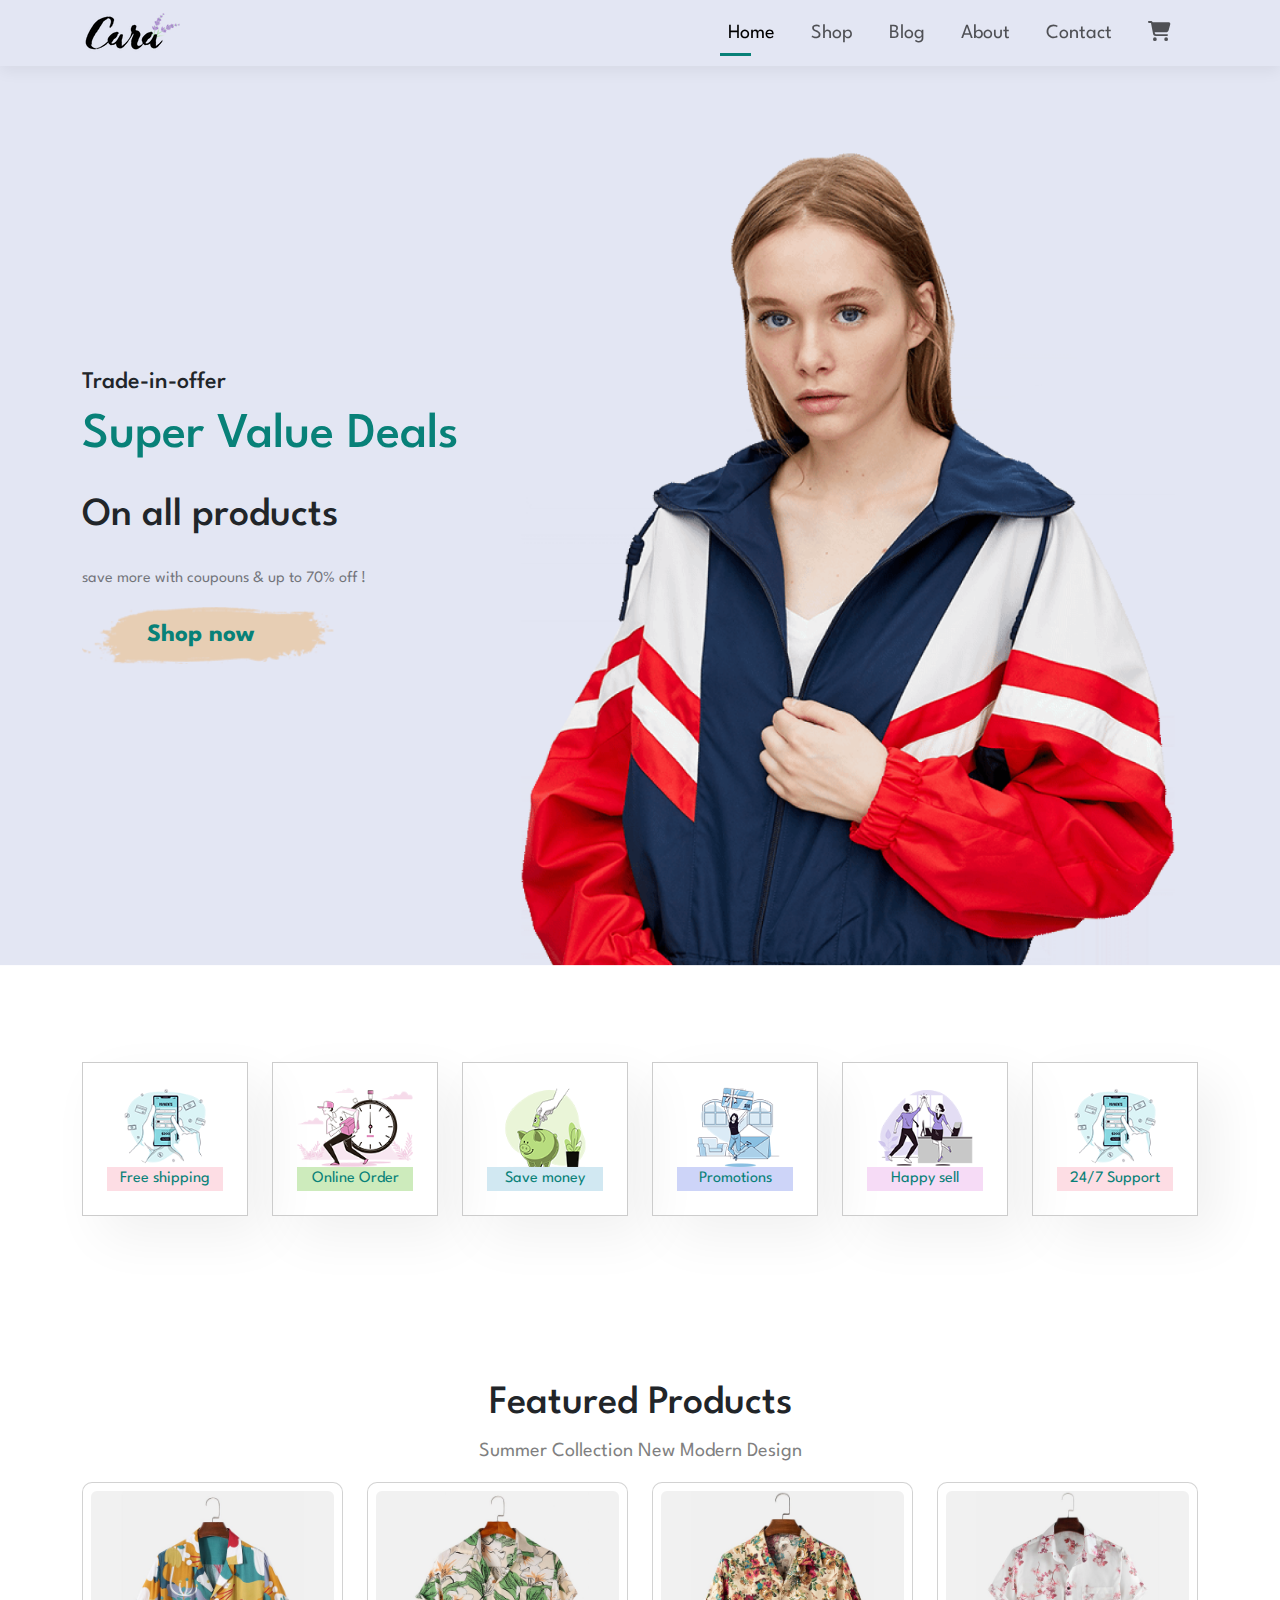
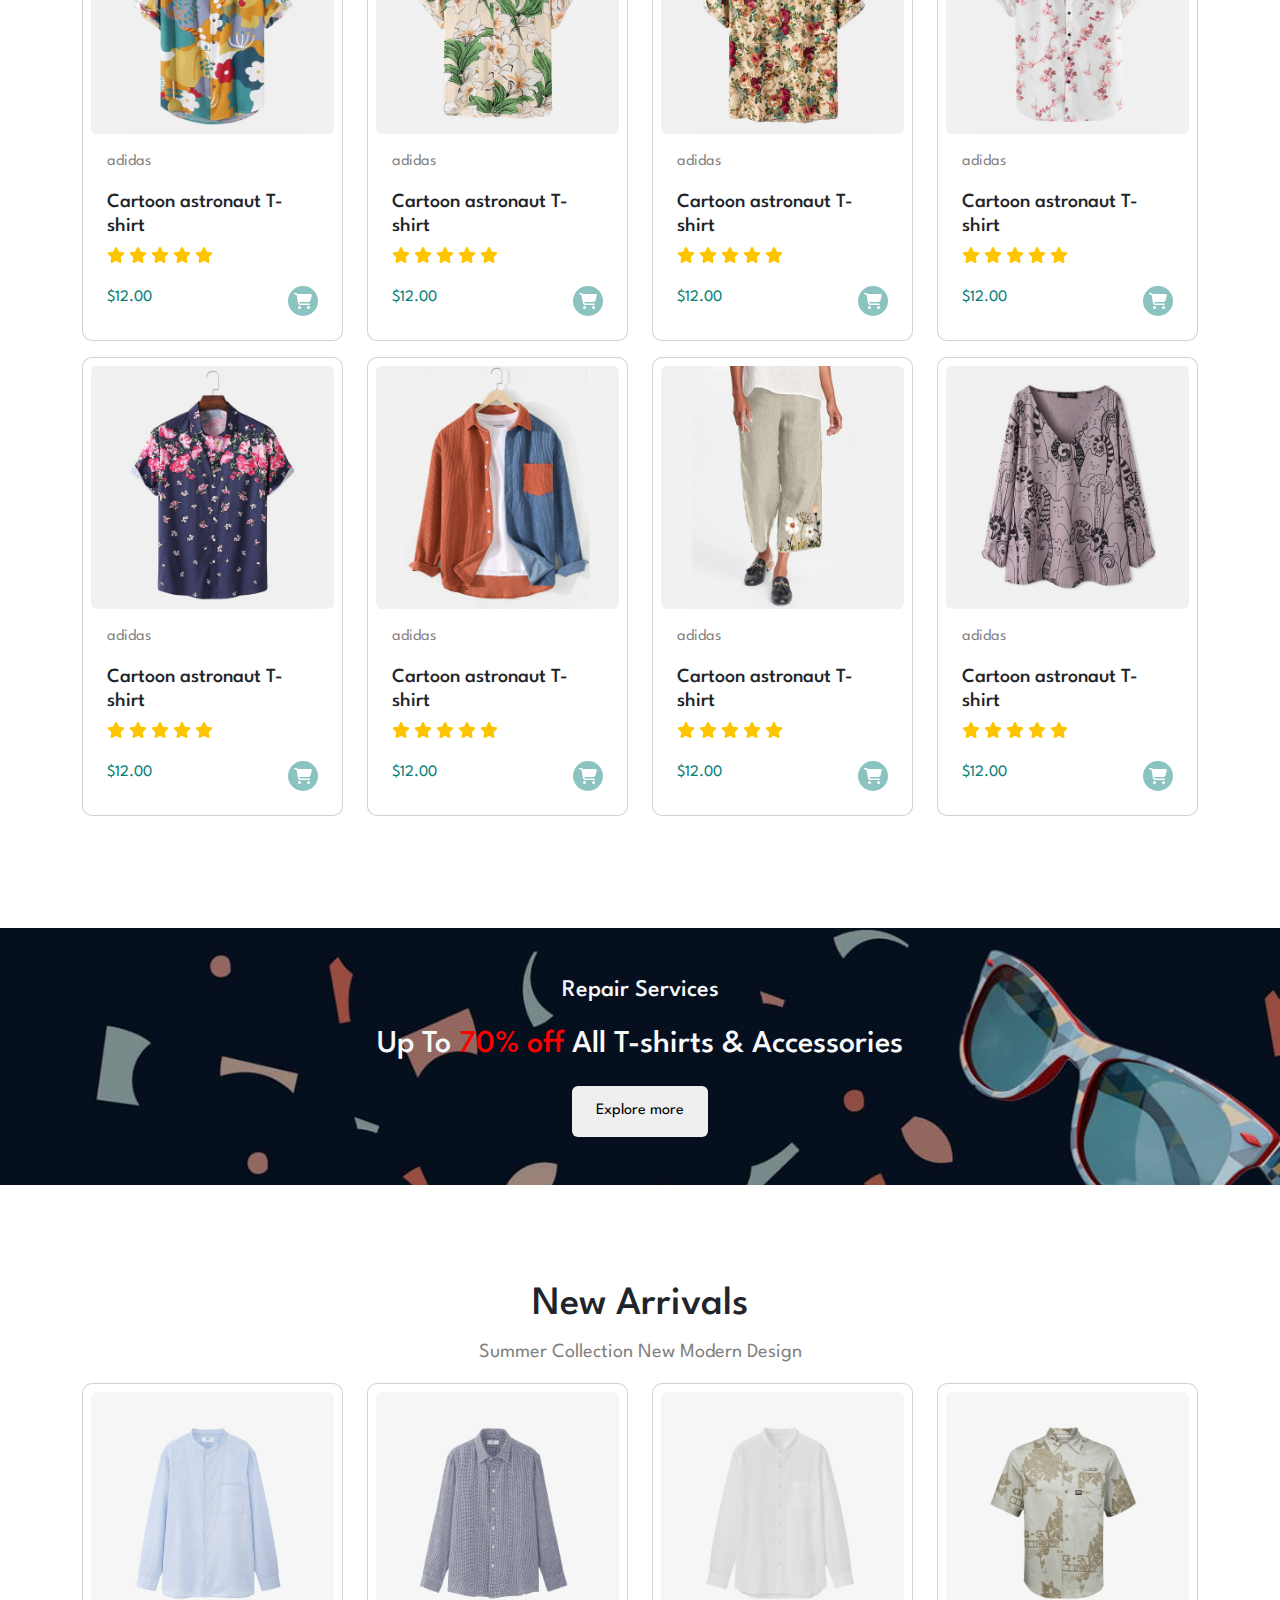
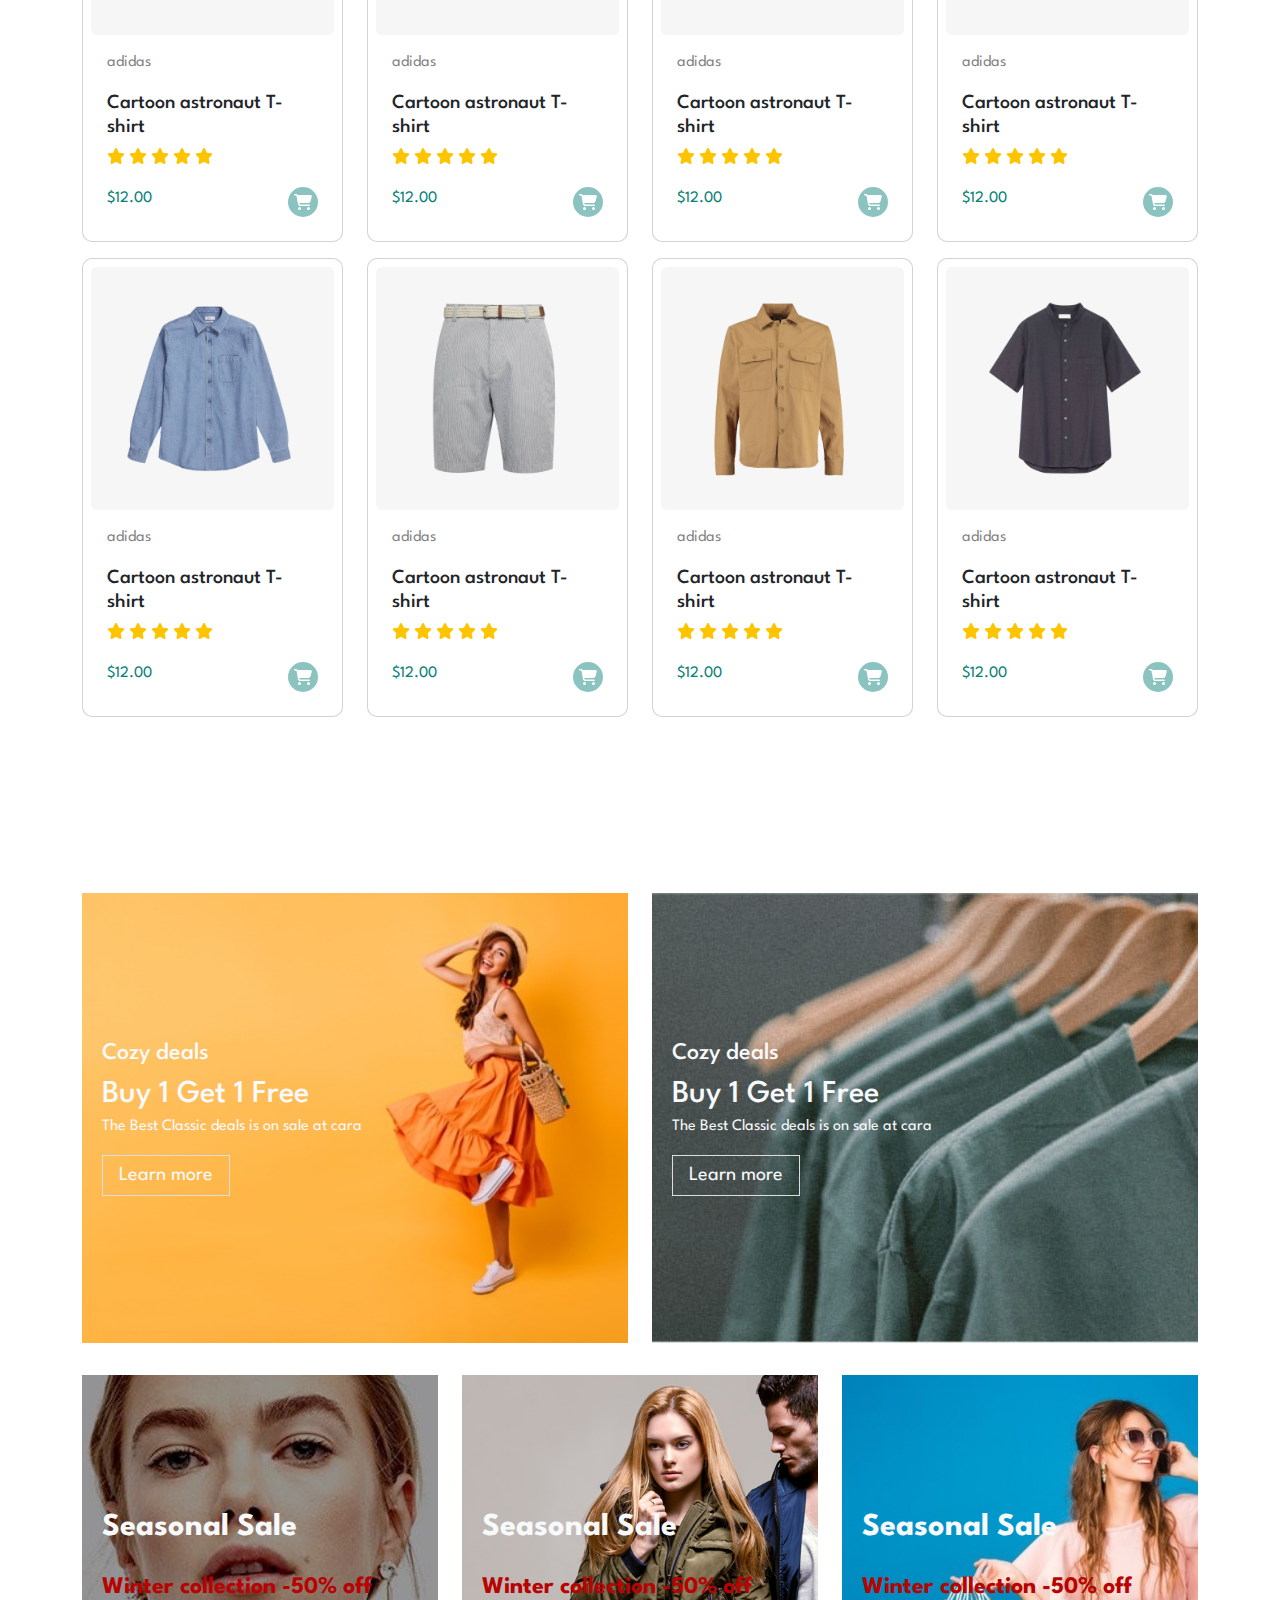
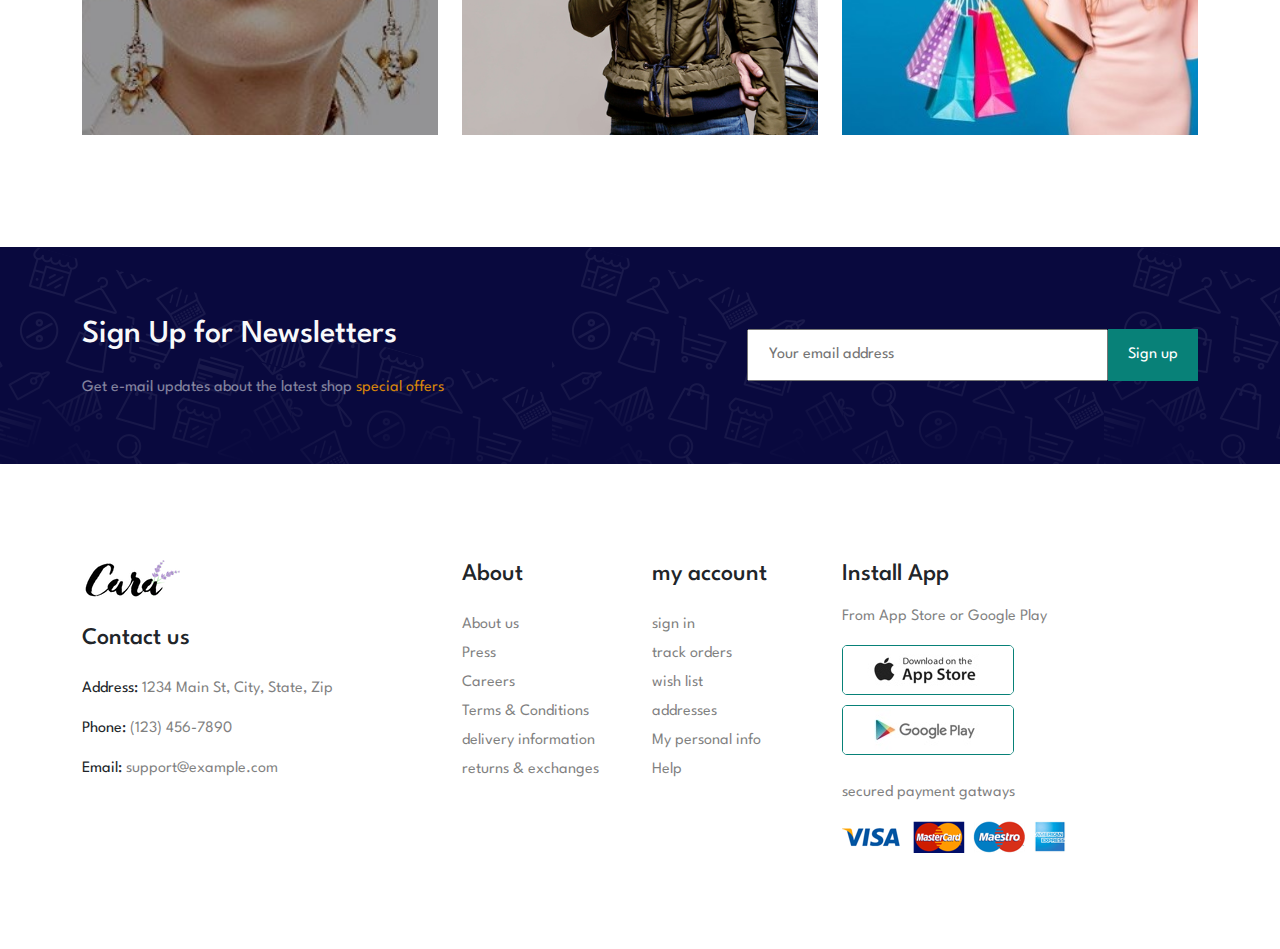
<file: index.html>
<!DOCTYPE html>
<html lang="en">
<head>
    <meta charset="UTF-8">
    <meta name="viewport" content="width=device-width, initial-scale=1.0">
    <!-- google fonts  -->
    <link rel="preconnect" href="https://fonts.googleapis.com">
    <link rel="preconnect" href="https://fonts.gstatic.com" crossorigin>
    <link href="https://fonts.googleapis.com/css2?family=League+Spartan:wght@100..900&display=swap" rel="stylesheet">
    <link rel="stylesheet" href="css/all.min.css">
    <link rel="stylesheet" href="css/bootstrap.min.css">
    <link rel="stylesheet" href="css/style.css">
    <link rel="stylesheet" href="css/normalize.css">
    <title>E commerce</title>
</head>
<body>
    <!-- start nav  -->
    <nav class="navbar navbar-expand-lg ">
        <div class="container">
        <a class="navbar-brand" href="#"><img src="img/logo.png" alt=""></a>
        <button class="navbar-toggler" type="button" data-bs-toggle="collapse" data-bs-target="#navbarNav" aria-controls="navbarNav" aria-expanded="false" aria-label="Toggle navigation">
            <span class="navbar-toggler-icon"></span>
        </button>
        <div class="collapse navbar-collapse" id="navbarNav">
            <ul class="navbar-nav ms-auto">
            <li class="nav-item">
                <a class="nav-link active" aria-current="page" href="index.html">Home</a>
            </li>
            <li class="nav-item">
                <a class="nav-link" href="shop.html">Shop</a>
            </li>
            <li class="nav-item">
                <a class="nav-link" href="blog.html">Blog</a>
            </li>
            <li class="nav-item">
                <a class="nav-link" href="about.html">About</a>
            </li>
            <li class="nav-item">
                <a class="nav-link" href="contact.html">Contact</a>
            </li>
            <li class="nav-item">
                <a class="nav-link" href="cart.html"><div><i class="fa-solid fa-cart-shopping"></i></div></a>
            </li>
            </ul>
        </div>
        </div>
    </nav>
    <!-- end nav  -->
    <!-- start landing  -->
    <section id="home">
            <div class="landing d-flex align-items-center">
                <div class="container ">
                    <h4>Trade-in-offer</h4>
                    <h2>Super Value Deals</h2>
                    <h1>On all products</h1>
                    <p class="text-black-50">save more with coupouns & up to 70% off !</p>
                    <button class="bg-transparent border-0 fw-bold">Shop now</button>
                </div>
            </div>
    </section>
    <!-- end landing  -->
    <!-- start features  -->
    <section id="features">
        <div class=" container features py-5 my-5">
            <div class="row">
                <div class="col-lg-2 col-md-4 col-sm-6">
                    <div class="box text-center p-4 feat-1">
                        <img src="img/features/f1.png" alt="">
                        <p class="fs-6 mb-0">Free shipping</p>
                    </div>
                </div>
                <div class="col-lg-2 col-md-4 col-sm-6">
                    <div class="box text-center p-4 feat-2">
                        <img src="img/features/f2.png" alt="">
                        <p class="fs-6 mb-0">Online Order</p>
                    </div>
                </div>
                <div class="col-lg-2 col-md-4 col-sm-6">
                    <div class="box text-center p-4 feat-3">
                        <img src="img/features/f3.png" alt="">
                        <p class="fs-6 mb-0">Save money</p>
                    </div>
                </div>
                <div class="col-lg-2 col-md-4 col-sm-6">
                    <div class="box text-center p-4 feat-4">
                        <img src="img/features/f4.png" alt="">
                        <p class="fs-6 mb-0">Promotions</p>
                    </div>
                </div>
                <div class="col-lg-2 col-md-4 col-sm-6">
                    <div class="box text-center p-4 feat-5">
                        <img src="img/features/f5.png" alt="">
                        <p class="fs-6 mb-0">Happy sell</p>
                    </div>
                </div>
                <div class="col-lg-2 col-md-4 col-sm-6">
                    <div class="box text-center p-4 feat-1">
                        <img src="img/features/f1.png" alt="">
                        <p class="fs-6 mb-0">24/7 Support</p>
                    </div>
                </div>
            </div>
        </div>
    </section>
    <!-- end features  -->
    <!-- start featured products  -->
    <section id="products">
        <div class="container py-5 my-5">
            <div class="main-heading text-center">
                <h3 class="fs-1">Featured Products</h3>
                <p class="fs-5 text-black-50"> Summer Collection New Modern Design </p>
            </div>
            <div class="row">
                <div class="col-lg-3 col-md-6 col-sm-6 mb-3">
                    <div class="card p-2 border-1"  >
                        <img src="img/products/f1.jpg" class="card-img-top rounded-2" alt="...">
                        <div class="card-body">
                            <p class="text-black-50">adidas</p>
                            <h5 class="card-title">Cartoon astronaut T-shirt</h5>
                            <ul class="d-flex list-unstyled stars gap-1">
                                <li><i class="fa-solid fa-star"></i></li>
                                <li><i class="fa-solid fa-star"></i></li>
                                <li><i class="fa-solid fa-star"></i></li>
                                <li><i class="fa-solid fa-star"></i></li>
                                <li><i class="fa-solid fa-star"></i></li>
                            </ul>
                            <div class="bottom d-flex justify-content-between mb-0">
                                <span>$12.00</span>
                                <div><i class="fa-solid fa-cart-shopping"></i></div>
                            </div>
                        </div>
                    </div>
                </div>
                <div class="col-lg-3 col-md-6 col-sm-6 mb-3">
                    <div class="card p-2 border-1"  >
                        <img src="img/products/f2.jpg" class="card-img-top rounded-2" alt="...">
                        <div class="card-body">
                            <p class="text-black-50">adidas</p>
                            <h5 class="card-title">Cartoon astronaut T-shirt</h5>
                            <ul class="d-flex list-unstyled stars gap-1">
                                <li><i class="fa-solid fa-star"></i></li>
                                <li><i class="fa-solid fa-star"></i></li>
                                <li><i class="fa-solid fa-star"></i></li>
                                <li><i class="fa-solid fa-star"></i></li>
                                <li><i class="fa-solid fa-star"></i></li>
                            </ul>
                            <div class="bottom d-flex justify-content-between mb-0">
                                <span>$12.00</span>
                                <div><i class="fa-solid fa-cart-shopping"></i></div>
                            </div>
                        </div>
                    </div>
                </div>
                <div class="col-lg-3 col-md-6 col-sm-6 mb-3">
                    <div class="card p-2 border-1"  >
                        <img src="img/products/f3.jpg" class="card-img-top rounded-2" alt="...">
                        <div class="card-body">
                            <p class="text-black-50">adidas</p>
                            <h5 class="card-title">Cartoon astronaut T-shirt</h5>
                            <ul class="d-flex list-unstyled stars gap-1">
                                <li><i class="fa-solid fa-star"></i></li>
                                <li><i class="fa-solid fa-star"></i></li>
                                <li><i class="fa-solid fa-star"></i></li>
                                <li><i class="fa-solid fa-star"></i></li>
                                <li><i class="fa-solid fa-star"></i></li>
                            </ul>
                            <div class="bottom d-flex justify-content-between mb-0">
                                <span>$12.00</span>
                                <div><i class="fa-solid fa-cart-shopping"></i></div>
                            </div>
                        </div>
                    </div>
                </div>
                <div class="col-lg-3 col-md-6 col-sm-6 mb-3">
                    <div class="card p-2 border-1"  >
                        <img src="img/products/f4.jpg" class="card-img-top rounded-2" alt="...">
                        <div class="card-body">
                            <p class="text-black-50">adidas</p>
                            <h5 class="card-title">Cartoon astronaut T-shirt</h5>
                            <ul class="d-flex list-unstyled stars gap-1">
                                <li><i class="fa-solid fa-star"></i></li>
                                <li><i class="fa-solid fa-star"></i></li>
                                <li><i class="fa-solid fa-star"></i></li>
                                <li><i class="fa-solid fa-star"></i></li>
                                <li><i class="fa-solid fa-star"></i></li>
                            </ul>
                            <div class="bottom d-flex justify-content-between mb-0">
                                <span>$12.00</span>
                                <div><i class="fa-solid fa-cart-shopping"></i></div>
                            </div>
                        </div>
                    </div>
                </div>
                <div class="col-lg-3 col-md-6 col-sm-6 mb-3">
                    <div class="card p-2 border-1"  >
                        <img src="img/products/f5.jpg" class="card-img-top rounded-2" alt="...">
                        <div class="card-body">
                            <p class="text-black-50">adidas</p>
                            <h5 class="card-title">Cartoon astronaut T-shirt</h5>
                            <ul class="d-flex list-unstyled stars gap-1">
                                <li><i class="fa-solid fa-star"></i></li>
                                <li><i class="fa-solid fa-star"></i></li>
                                <li><i class="fa-solid fa-star"></i></li>
                                <li><i class="fa-solid fa-star"></i></li>
                                <li><i class="fa-solid fa-star"></i></li>
                            </ul>
                            <div class="bottom d-flex justify-content-between mb-0">
                                <span>$12.00</span>
                                <div><i class="fa-solid fa-cart-shopping"></i></div>
                            </div>
                        </div>
                    </div>
                </div>
                <div class="col-lg-3 col-md-6 col-sm-6 mb-3">
                    <div class="card p-2 border-1"  >
                        <img src="img/products/f6.jpg" class="card-img-top rounded-2" alt="...">
                        <div class="card-body">
                            <p class="text-black-50">adidas</p>
                            <h5 class="card-title">Cartoon astronaut T-shirt</h5>
                            <ul class="d-flex list-unstyled stars gap-1">
                                <li><i class="fa-solid fa-star"></i></li>
                                <li><i class="fa-solid fa-star"></i></li>
                                <li><i class="fa-solid fa-star"></i></li>
                                <li><i class="fa-solid fa-star"></i></li>
                                <li><i class="fa-solid fa-star"></i></li>
                            </ul>
                            <div class="bottom d-flex justify-content-between mb-0">
                                <span>$12.00</span>
                                <div><i class="fa-solid fa-cart-shopping"></i></div>
                            </div>
                        </div>
                    </div>
                </div>
                <div class="col-lg-3 col-md-6 col-sm-6 mb-3">
                    <div class="card p-2 border-1"  >
                        <img src="img/products/f7.jpg" class="card-img-top rounded-2" alt="...">
                        <div class="card-body">
                            <p class="text-black-50">adidas</p>
                            <h5 class="card-title">Cartoon astronaut T-shirt</h5>
                            <ul class="d-flex list-unstyled stars gap-1">
                                <li><i class="fa-solid fa-star"></i></li>
                                <li><i class="fa-solid fa-star"></i></li>
                                <li><i class="fa-solid fa-star"></i></li>
                                <li><i class="fa-solid fa-star"></i></li>
                                <li><i class="fa-solid fa-star"></i></li>
                            </ul>
                            <div class="bottom d-flex justify-content-between mb-0">
                                <span>$12.00</span>
                                <div><i class="fa-solid fa-cart-shopping"></i></div>
                            </div>
                        </div>
                    </div>
                </div>
                <div class="col-lg-3 col-md-6 col-sm-6 mb-3">
                    <div class="card p-2 border-1"  >
                        <img src="img/products/f8.jpg" class="card-img-top rounded-2" alt="...">
                        <div class="card-body">
                            <p class="text-black-50">adidas</p>
                            <h5 class="card-title">Cartoon astronaut T-shirt</h5>
                            <ul class="d-flex list-unstyled stars gap-1">
                                <li><i class="fa-solid fa-star"></i></li>
                                <li><i class="fa-solid fa-star"></i></li>
                                <li><i class="fa-solid fa-star"></i></li>
                                <li><i class="fa-solid fa-star"></i></li>
                                <li><i class="fa-solid fa-star"></i></li>
                            </ul>
                            <div class="bottom d-flex justify-content-between mb-0">
                                <span>$12.00</span>
                                <div><i class="fa-solid fa-cart-shopping"></i></div>
                            </div>
                        </div>
                    </div>
                </div>
            </div>
        </div>
    </section>
    <!-- start banner  -->
    <section id="banner" class="banner py-5 my-5">
        <div class="text text-light text-center">
            <h4>Repair Services</h4>
            <h1>Up To <span>70% off</span> All T-shirts & Accessories</h1>
            <button class="border-0 rounded-2 px-4 py-3">Explore more</button>
        </div>
    </section>
    <!-- end banner  -->
    <!-- start new arrivals  -->
    <section id="products" class="new-Arrivals">
        <div class="container py-5 my-5">
            <div class="main-heading text-center">
                <h3 class="fs-1">New Arrivals</h3>
                <p class="fs-5 text-black-50"> Summer Collection New Modern Design </p>
            </div>
            <div class="row">
                <div class="col-lg-3 col-md-6 col-sm-6 mb-3">
                    <div class="card p-2 border-1"  >
                        <img src="img/products/n1.jpg" class="card-img-top rounded-2" alt="...">
                        <div class="card-body">
                            <p class="text-black-50">adidas</p>
                            <h5 class="card-title">Cartoon astronaut T-shirt</h5>
                            <ul class="d-flex list-unstyled stars gap-1">
                                <li><i class="fa-solid fa-star"></i></li>
                                <li><i class="fa-solid fa-star"></i></li>
                                <li><i class="fa-solid fa-star"></i></li>
                                <li><i class="fa-solid fa-star"></i></li>
                                <li><i class="fa-solid fa-star"></i></li>
                            </ul>
                            <div class="bottom d-flex justify-content-between mb-0">
                                <span>$12.00</span>
                                <div><i class="fa-solid fa-cart-shopping"></i></div>
                            </div>
                        </div>
                    </div>
                </div>
                <div class="col-lg-3 col-md-6 col-sm-6 mb-3">
                    <div class="card p-2 border-1"  >
                        <img src="img/products/n2.jpg" class="card-img-top rounded-2" alt="...">
                        <div class="card-body">
                            <p class="text-black-50">adidas</p>
                            <h5 class="card-title">Cartoon astronaut T-shirt</h5>
                            <ul class="d-flex list-unstyled stars gap-1">
                                <li><i class="fa-solid fa-star"></i></li>
                                <li><i class="fa-solid fa-star"></i></li>
                                <li><i class="fa-solid fa-star"></i></li>
                                <li><i class="fa-solid fa-star"></i></li>
                                <li><i class="fa-solid fa-star"></i></li>
                            </ul>
                            <div class="bottom d-flex justify-content-between mb-0">
                                <span>$12.00</span>
                                <div><i class="fa-solid fa-cart-shopping"></i></div>
                            </div>
                        </div>
                    </div>
                </div>
                <div class="col-lg-3 col-md-6 col-sm-6 mb-3">
                    <div class="card p-2 border-1"  >
                        <img src="img/products/n3.jpg" class="card-img-top rounded-2" alt="...">
                        <div class="card-body">
                            <p class="text-black-50">adidas</p>
                            <h5 class="card-title">Cartoon astronaut T-shirt</h5>
                            <ul class="d-flex list-unstyled stars gap-1">
                                <li><i class="fa-solid fa-star"></i></li>
                                <li><i class="fa-solid fa-star"></i></li>
                                <li><i class="fa-solid fa-star"></i></li>
                                <li><i class="fa-solid fa-star"></i></li>
                                <li><i class="fa-solid fa-star"></i></li>
                            </ul>
                            <div class="bottom d-flex justify-content-between mb-0">
                                <span>$12.00</span>
                                <div><i class="fa-solid fa-cart-shopping"></i></div>
                            </div>
                        </div>
                    </div>
                </div>
                <div class="col-lg-3 col-md-6 col-sm-6 mb-3">
                    <div class="card p-2 border-1"  >
                        <img src="img/products/n4.jpg" class="card-img-top rounded-2" alt="...">
                        <div class="card-body">
                            <p class="text-black-50">adidas</p>
                            <h5 class="card-title">Cartoon astronaut T-shirt</h5>
                            <ul class="d-flex list-unstyled stars gap-1">
                                <li><i class="fa-solid fa-star"></i></li>
                                <li><i class="fa-solid fa-star"></i></li>
                                <li><i class="fa-solid fa-star"></i></li>
                                <li><i class="fa-solid fa-star"></i></li>
                                <li><i class="fa-solid fa-star"></i></li>
                            </ul>
                            <div class="bottom d-flex justify-content-between mb-0">
                                <span>$12.00</span>
                                <div><i class="fa-solid fa-cart-shopping"></i></div>
                            </div>
                        </div>
                    </div>
                </div>
                <div class="col-lg-3 col-md-6 col-sm-6 mb-3">
                    <div class="card p-2 border-1"  >
                        <img src="img/products/n5.jpg" class="card-img-top rounded-2" alt="...">
                        <div class="card-body">
                            <p class="text-black-50">adidas</p>
                            <h5 class="card-title">Cartoon astronaut T-shirt</h5>
                            <ul class="d-flex list-unstyled stars gap-1">
                                <li><i class="fa-solid fa-star"></i></li>
                                <li><i class="fa-solid fa-star"></i></li>
                                <li><i class="fa-solid fa-star"></i></li>
                                <li><i class="fa-solid fa-star"></i></li>
                                <li><i class="fa-solid fa-star"></i></li>
                            </ul>
                            <div class="bottom d-flex justify-content-between mb-0">
                                <span>$12.00</span>
                                <div><i class="fa-solid fa-cart-shopping"></i></div>
                            </div>
                        </div>
                    </div>
                </div>
                <div class="col-lg-3 col-md-6 col-sm-6 mb-3">
                    <div class="card p-2 border-1"  >
                        <img src="img/products/n6.jpg" class="card-img-top rounded-2" alt="...">
                        <div class="card-body">
                            <p class="text-black-50">adidas</p>
                            <h5 class="card-title">Cartoon astronaut T-shirt</h5>
                            <ul class="d-flex list-unstyled stars gap-1">
                                <li><i class="fa-solid fa-star"></i></li>
                                <li><i class="fa-solid fa-star"></i></li>
                                <li><i class="fa-solid fa-star"></i></li>
                                <li><i class="fa-solid fa-star"></i></li>
                                <li><i class="fa-solid fa-star"></i></li>
                            </ul>
                            <div class="bottom d-flex justify-content-between mb-0">
                                <span>$12.00</span>
                                <div><i class="fa-solid fa-cart-shopping"></i></div>
                            </div>
                        </div>
                    </div>
                </div>
                <div class="col-lg-3 col-md-6 col-sm-6 mb-3">
                    <div class="card p-2 border-1"  >
                        <img src="img/products/n7.jpg" class="card-img-top rounded-2" alt="...">
                        <div class="card-body">
                            <p class="text-black-50">adidas</p>
                            <h5 class="card-title">Cartoon astronaut T-shirt</h5>
                            <ul class="d-flex list-unstyled stars gap-1">
                                <li><i class="fa-solid fa-star"></i></li>
                                <li><i class="fa-solid fa-star"></i></li>
                                <li><i class="fa-solid fa-star"></i></li>
                                <li><i class="fa-solid fa-star"></i></li>
                                <li><i class="fa-solid fa-star"></i></li>
                            </ul>
                            <div class="bottom d-flex justify-content-between mb-0">
                                <span>$12.00</span>
                                <div><i class="fa-solid fa-cart-shopping"></i></div>
                            </div>
                        </div>
                    </div>
                </div>
                <div class="col-lg-3 col-md-6 col-sm-6 mb-3">
                    <div class="card p-2 border-1"  >
                        <img src="img/products/n8.jpg" class="card-img-top rounded-2" alt="...">
                        <div class="card-body">
                            <p class="text-black-50">adidas</p>
                            <h5 class="card-title">Cartoon astronaut T-shirt</h5>
                            <ul class="d-flex list-unstyled stars gap-1">
                                <li><i class="fa-solid fa-star"></i></li>
                                <li><i class="fa-solid fa-star"></i></li>
                                <li><i class="fa-solid fa-star"></i></li>
                                <li><i class="fa-solid fa-star"></i></li>
                                <li><i class="fa-solid fa-star"></i></li>
                            </ul>
                            <div class="bottom d-flex justify-content-between mb-0">
                                <span>$12.00</span>
                                <div><i class="fa-solid fa-cart-shopping"></i></div>
                            </div>
                        </div>
                    </div>
                </div>
            </div>
        </div>
    </section>
    <!-- end new arrivals  -->
    <!-- start deals  -->
    <section id="deals" class="deals">
        <div class="container py-5 my-5">
            <div class="row">
                <div class="item1 col-lg-6 col-md-6 text-light   my-3">
                    <div class="text">
                        <h4 class=" ">Cozy deals</h4>
                        <h1 class="my-0">Buy 1 Get 1 Free</h1>
                        <p>The Best Classic deals is on sale at cara</p>
                        <button class="  bg-transparent text-light py-2 px-3 fs-5">Learn more</button>
                    </div>
                </div>
                <div class="item2 col-lg-6  col-md-6 text-light my-3">
                    <div class="text">
                        <h4 class=" ">Cozy deals</h4>
                        <h1 class="my-0">Buy 1 Get 1 Free</h1>
                        <p>The Best Classic deals is on sale at cara</p>
                        <button class="  bg-transparent text-light py-2 px-3 fs-5 ">Learn more</button>
                    </div>
                </div>
            </div>
            <div class="row">
                <div class="col-lg-4">
                    <div class="item4 ">
                        <div class="text text-light my-3">
                            <h1 class="fw-bold">Seasonal Sale</h1>
                            <p class="fw-bold fs-4">Winter collection -50% off</p>
                        </div>
                    </div>
                </div>
                <div class="col-lg-4">
                    <div class="item5 ">
                        <div class="text text-light my-3">
                            <h1 class="fw-bold">Seasonal Sale</h1>
                            <p class="fw-bold fs-4">Winter collection -50% off</p>
                        </div>
                    </div>
                </div>
                <div class="col-lg-4">
                    <div class="item6 ">
                        <div class="text text-light my-3" >
                            <h1 class="fw-bold">Seasonal Sale</h1>
                            <p class="fw-bold fs-4">Winter collection -50% off</p>
                        </div>
                    </div>
                </div>
            </div>
        </div>
    </section>
    <!-- end deals  -->
    <!-- start section sign up  -->
    <div class="section signup my-5 py-5" id="signup">
        <div class="container">
            <div class="row align-items-center justify-content-between">
                <div class="col-lg-5">
                    <h1 class="text-light">Sign Up for Newsletters</h1>
                    <p class="text-white-50">Get e-mail updates about the latest shop <span>special offers </span></p>
                </div>
                <div class="col-lg-5">
                    <form class="d-flex align-items-center">
                        <div class="d-flex flex-grow-1 ">
                            <input type="email" placeholder="Your email address">
                            <button>Sign up </button>
                        </div>
                    </form>
                </div>
            </div>
        </div>
    </div>
    <!-- end section sign up  -->
    <!-- start footer  -->
    <section id="footer" class="footer">
        <div class="container my-5 py-5">
            <div class="row   text-sm-center text-lg-start">
                <div class="col-lg-4">
                    <img src="img/logo.png" alt="">
                    <h4 class="my-4">Contact us </h4>
                    <div class="data">
                        <p>Address: <span class="text-black-50"> 1234 Main St, City, State, Zip</span></p>
                        <p>Phone: <span  class="text-black-50"> (123) 456-7890</span> </p>
                        <p>Email: <span  class="text-black-50"> support@example.com</span> </p>
                    </div>
                </div>
                <div class="about col-lg-2">
                    <h4>About</h4>
                    <div class="data d-flex flex-column  mt-4 ">
                        <a class="text-black-50" href="#">About us</a>
                        <a class="text-black-50" href="#">Press</a>
                        <a class="text-black-50" href="#">Careers</a>
                        <a class="text-black-50" href="#">Terms & Conditions</a>
                        <a class="text-black-50" href="#">delivery information</a>
                        <a class="text-black-50" href="#">returns & exchanges</a>
                    </div>
                </div>
                <div class="myaccount col-lg-2">
                    <h4>my account</h4>
                    <div class="data d-flex flex-column  mt-4 ">
                        <a class="text-black-50" href="#">sign in </a>
                        <a class="text-black-50" href="#">track orders</a>
                        <a class="text-black-50" href="#">wish list</a>
                        <a class="text-black-50" href="#">addresses</a>
                        <a class="text-black-50" href="#">My personal info</a>
                        <a class="text-black-50" href="#">Help</a>
                    </div>
                </div>
                <div class="apps col-lg-4">
                    <h4>Install App</h4>
                    <p class="text-black-50 my-3">From App Store or Google Play </p>
                    <div class="app-store ">
                        <img src="img/pay/app.jpg" alt="">
                        <img src="img/pay/play.jpg" alt="">
                    </div>
                    <p class="text-black-50 my-3">secured payment gatways</p>
                    <div class="pay">
                        <img src="img/pay/pay.png" alt="">
                    </div>
                </div>
            </div>
        </div>
    </section>
    <!-- end footer  -->
    <script src="js/bootstrap.bundle.min.js"></script>
    <script src="js/all.min.js"></script>
    <script src="js/main.js"></script>
</body>
</html>
</file>
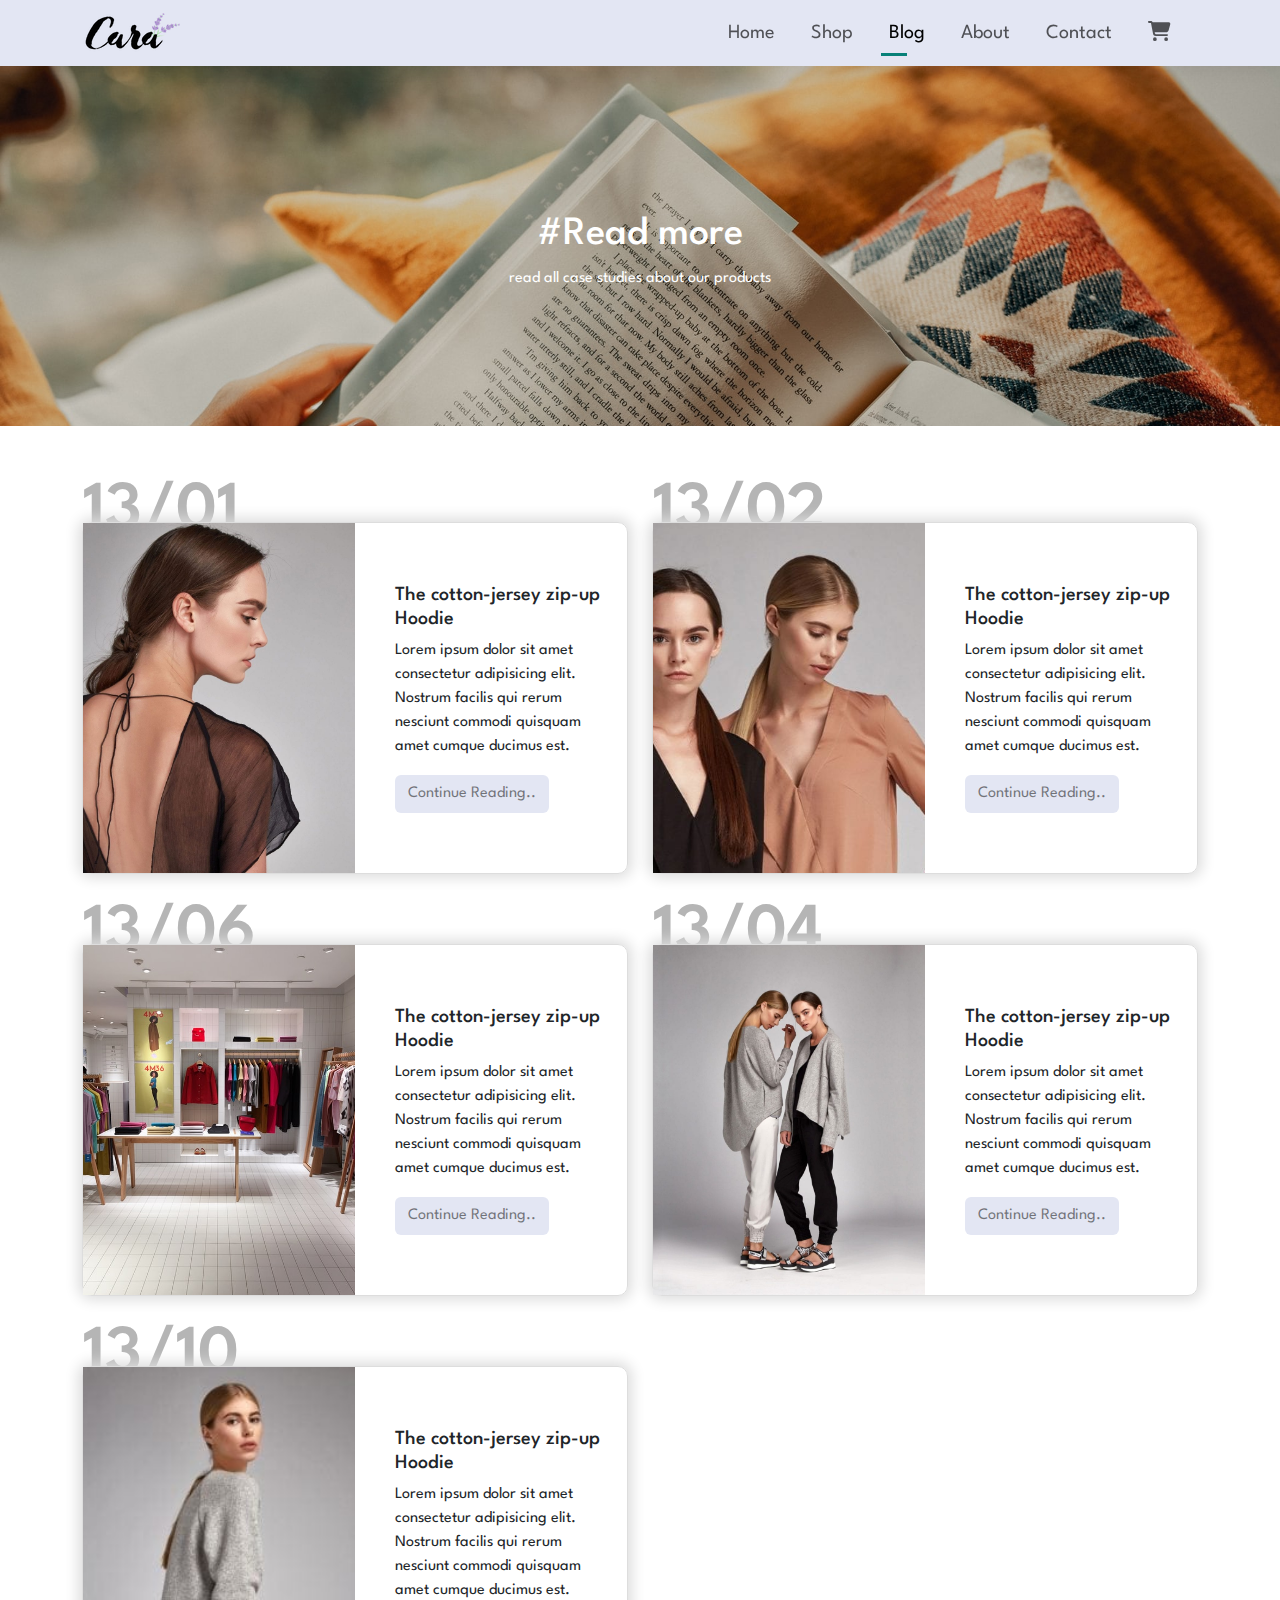
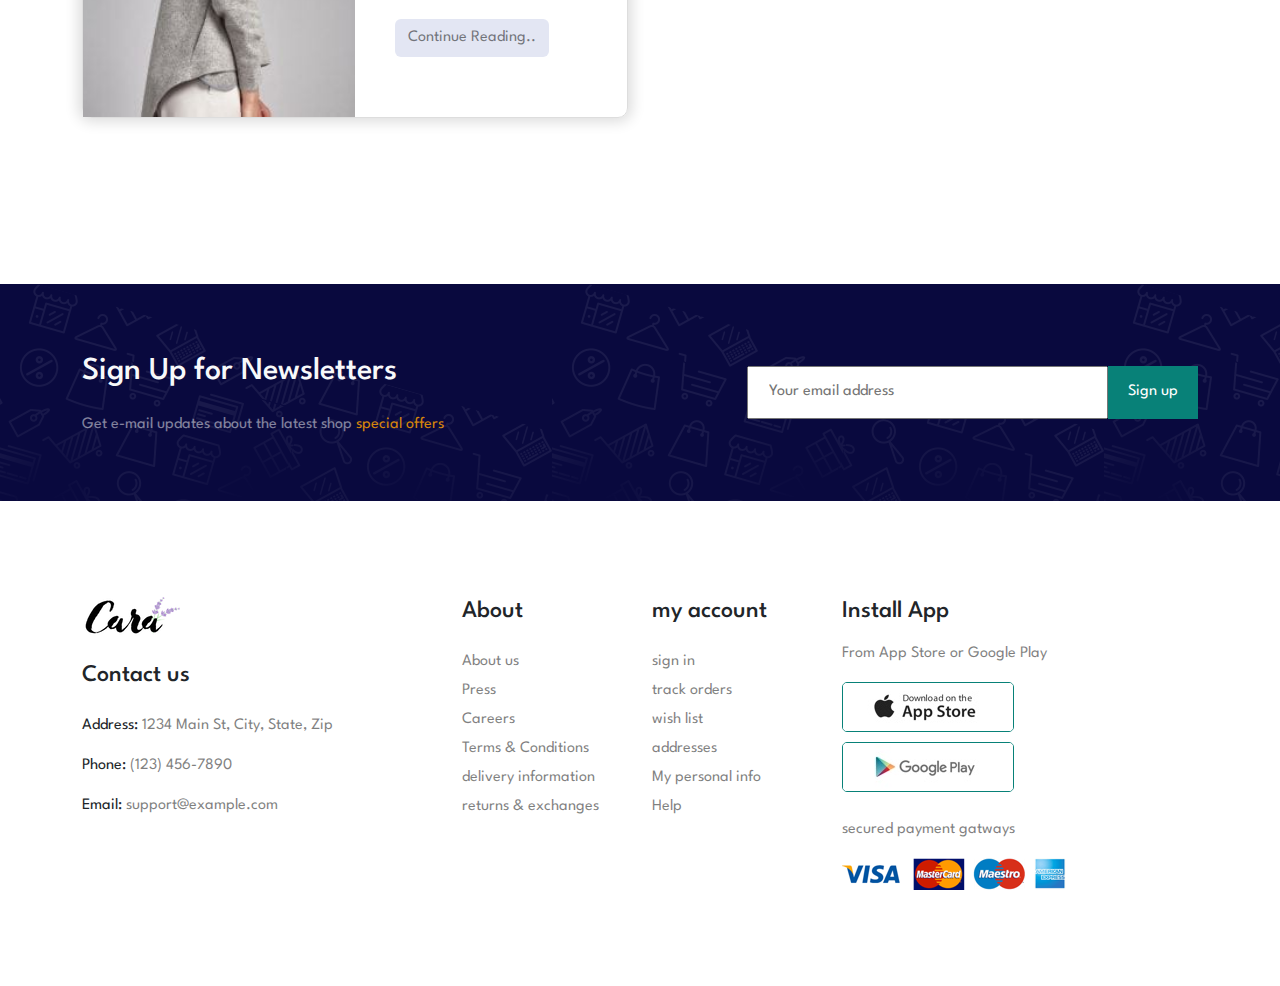
<file: blog.html>
<!DOCTYPE html>
<html lang="en">
<head>
    <meta charset="UTF-8">
    <meta name="viewport" content="width=device-width, initial-scale=1.0">
    <!-- google fonts  -->
    <link rel="preconnect" href="https://fonts.googleapis.com">
    <link rel="preconnect" href="https://fonts.gstatic.com" crossorigin>
    <link href="https://fonts.googleapis.com/css2?family=League+Spartan:wght@100..900&display=swap" rel="stylesheet">
    <link rel="stylesheet" href="css/all.min.css">
    <link rel="stylesheet" href="css/bootstrap.min.css">
    <link rel="stylesheet" href="css/style.css">
    <link rel="stylesheet" href="css/normalize.css">
    <title>E commerce</title>
</head>
<body>
    <!-- start nav  -->
    <nav class="navbar navbar-expand-lg ">
        <div class="container">
        <a class="navbar-brand" href="#"><img src="img/logo.png" alt=""></a>
        <button class="navbar-toggler" type="button" data-bs-toggle="collapse" data-bs-target="#navbarNav" aria-controls="navbarNav" aria-expanded="false" aria-label="Toggle navigation">
            <span class="navbar-toggler-icon"></span>
        </button>
        <div class="collapse navbar-collapse" id="navbarNav">
            <ul class="navbar-nav ms-auto">
            <li class="nav-item">
                <a class="nav-link " aria-current="page" href="index.html">Home</a>
            </li>
            <li class="nav-item">
                <a class="nav-link " href="shop.html">Shop</a>
            </li>
            <li class="nav-item">
                <a class="nav-link active" href="blog.html">Blog</a>
            </li>
            <li class="nav-item">
                <a class="nav-link" href="about.html">About</a>
            </li>
            <li class="nav-item">
                <a class="nav-link" href="contact.html">Contact</a>
            </li>
            <li class="nav-item">
                <a class="nav-link" href="cart.html"><div><i class="fa-solid fa-cart-shopping"></i></div></a>
            </li>
            </ul>
        </div>
        </div>
    </nav>
    <!-- end nav  -->
    <!-- start shop banner  -->
    <div class="banner2 d-flex align-items-center justify-content-center">
        <div class="text text-center text-white">
            <h1 class="fs-1 mb-2">#Read more</h1>
            <p>read all case studies about our products </p>
        </div>
    </div>
    <!-- end shop banner  -->
    <!-- start blog  -->
    <div class="blog my-5 py-5">
        <div class="container">
            <div class="row">
                <div class="col-lg-6">
                    <div class="box  d-flex align-items-center  gap-4 "  >
                        <div class="date">13/01</div>
                        <img src="img/blog/b1.jpg" class="  "  alt="...">
                        <div class="p-3 ">
                            <h5 class=" ">The cotton-jersey zip-up Hoodie</h5>
                            <p class="">Lorem ipsum dolor sit amet consectetur adipisicing elit. Nostrum facilis qui rerum nesciunt commodi quisquam amet cumque ducimus est.</p>
                            <a href="#" class="btn btn-blog text-black-50 ">Continue Reading.. </a>
                        </div>
                    </div>
                </div>
                <div class="col-lg-6">
                    <div class="box  d-flex align-items-center  gap-4 "  >
                        <div class="date">13/02</div>
                        <img src="img/blog/b2.jpg" class="  "  alt="...">
                        <div class="p-3 ">
                            <h5 class=" ">The cotton-jersey zip-up Hoodie</h5>
                            <p class="">Lorem ipsum dolor sit amet consectetur adipisicing elit. Nostrum facilis qui rerum nesciunt commodi quisquam amet cumque ducimus est.</p>
                            <a href="#" class="btn btn-blog text-black-50 ">Continue Reading.. </a>
                        </div>
                    </div>
                </div>
                <div class="col-lg-6">
                    <div class="box  d-flex align-items-center  gap-4 "  >
                        <div class="date">13/06</div>
                        <img src="img/blog/b3.jpg" class=" "  alt="...">
                        <div class="p-3 ">
                            <h5 class=" ">The cotton-jersey zip-up Hoodie</h5>
                            <p class="">Lorem ipsum dolor sit amet consectetur adipisicing elit. Nostrum facilis qui rerum nesciunt commodi quisquam amet cumque ducimus est.</p>
                            <a href="#" class="btn btn-blog text-black-50 ">Continue Reading.. </a>
                        </div>
                    </div>
                </div>
                <div class="col-lg-6">
                    <div class="box  d-flex align-items-center  gap-4 "  >
                        <div class="date">13/04</div>
                        <img src="img/blog/b4.jpg" class="  "  alt="...">
                        <div class="p-3 ">
                            <h5 class=" ">The cotton-jersey zip-up Hoodie</h5>
                            <p class="">Lorem ipsum dolor sit amet consectetur adipisicing elit. Nostrum facilis qui rerum nesciunt commodi quisquam amet cumque ducimus est.</p>
                            <a href="#" class="btn btn-blog text-black-50 ">Continue Reading.. </a>
                        </div>
                    </div>
                </div>
                <div class="col-lg-6">
                    <div class="box  d-flex align-items-center  gap-4 "  >
                        <div class="date">13/10</div>
                        <img src="img/blog/b5.jpg" class=" "  alt="...">
                        <div class="p-3 ">
                            <h5 class=" ">The cotton-jersey zip-up Hoodie</h5>
                            <p class="">Lorem ipsum dolor sit amet consectetur adipisicing elit. Nostrum facilis qui rerum nesciunt commodi quisquam amet cumque ducimus est.</p>
                            <a href="#" class="btn btn-blog text-black-50 ">Continue Reading.. </a>
                        </div>
                    </div>
                </div>
            </div>
        </div>
    </div>
    <!-- end blog  -->
    <!-- start section sign up  -->
    <div class="section signup my-5 py-5" id="signup">
        <div class="container">
            <div class="row align-items-center justify-content-between">
                <div class="col-lg-5">
                    <h1 class="text-light">Sign Up for Newsletters</h1>
                    <p class="text-white-50">Get e-mail updates about the latest shop <span>special offers </span></p>
                </div>
                <div class="col-lg-5">
                    <form class="d-flex align-items-center">
                        <div class="d-flex flex-grow-1 ">
                            <input type="email" placeholder="Your email address">
                            <button>Sign up </button>
                        </div>
                    </form>
                </div>
            </div>
        </div>
    </div>
    <!-- end section sign up  -->
    <!-- start footer  -->
    <section id="footer" class="footer">
        <div class="container my-5 py-5">
            <div class="row   text-sm-center text-lg-start">
                <div class="col-lg-4">
                    <img src="img/logo.png" alt="">
                    <h4 class="my-4">Contact us </h4>
                    <div class="data">
                        <p>Address: <span class="text-black-50"> 1234 Main St, City, State, Zip</span></p>
                        <p>Phone: <span  class="text-black-50"> (123) 456-7890</span> </p>
                        <p>Email: <span  class="text-black-50"> support@example.com</span> </p>
                    </div>
                </div>
                <div class="about col-lg-2">
                    <h4>About</h4>
                    <div class="data d-flex flex-column  mt-4 ">
                        <a class="text-black-50" href="#">About us</a>
                        <a class="text-black-50" href="#">Press</a>
                        <a class="text-black-50" href="#">Careers</a>
                        <a class="text-black-50" href="#">Terms & Conditions</a>
                        <a class="text-black-50" href="#">delivery information</a>
                        <a class="text-black-50" href="#">returns & exchanges</a>
                    </div>
                </div>
                <div class="myaccount col-lg-2">
                    <h4>my account</h4>
                    <div class="data d-flex flex-column  mt-4 ">
                        <a class="text-black-50" href="#">sign in </a>
                        <a class="text-black-50" href="#">track orders</a>
                        <a class="text-black-50" href="#">wish list</a>
                        <a class="text-black-50" href="#">addresses</a>
                        <a class="text-black-50" href="#">My personal info</a>
                        <a class="text-black-50" href="#">Help</a>
                    </div>
                </div>
                <div class="apps col-lg-4">
                    <h4>Install App</h4>
                    <p class="text-black-50 my-3">From App Store or Google Play </p>
                    <div class="app-store ">
                        <img src="img/pay/app.jpg" alt="">
                        <img src="img/pay/play.jpg" alt="">
                    </div>
                    <p class="text-black-50 my-3">secured payment gatways</p>
                    <div class="pay">
                        <img src="img/pay/pay.png" alt="">
                    </div>
                </div>
            </div>
        </div>
    </section>
    <!-- end footer  -->
    <script src="js/bootstrap.bundle.min.js"></script>
    <script src="js/all.min.js"></script>
    <script src="js/main.js"></script>
</body>
</html>
</file>
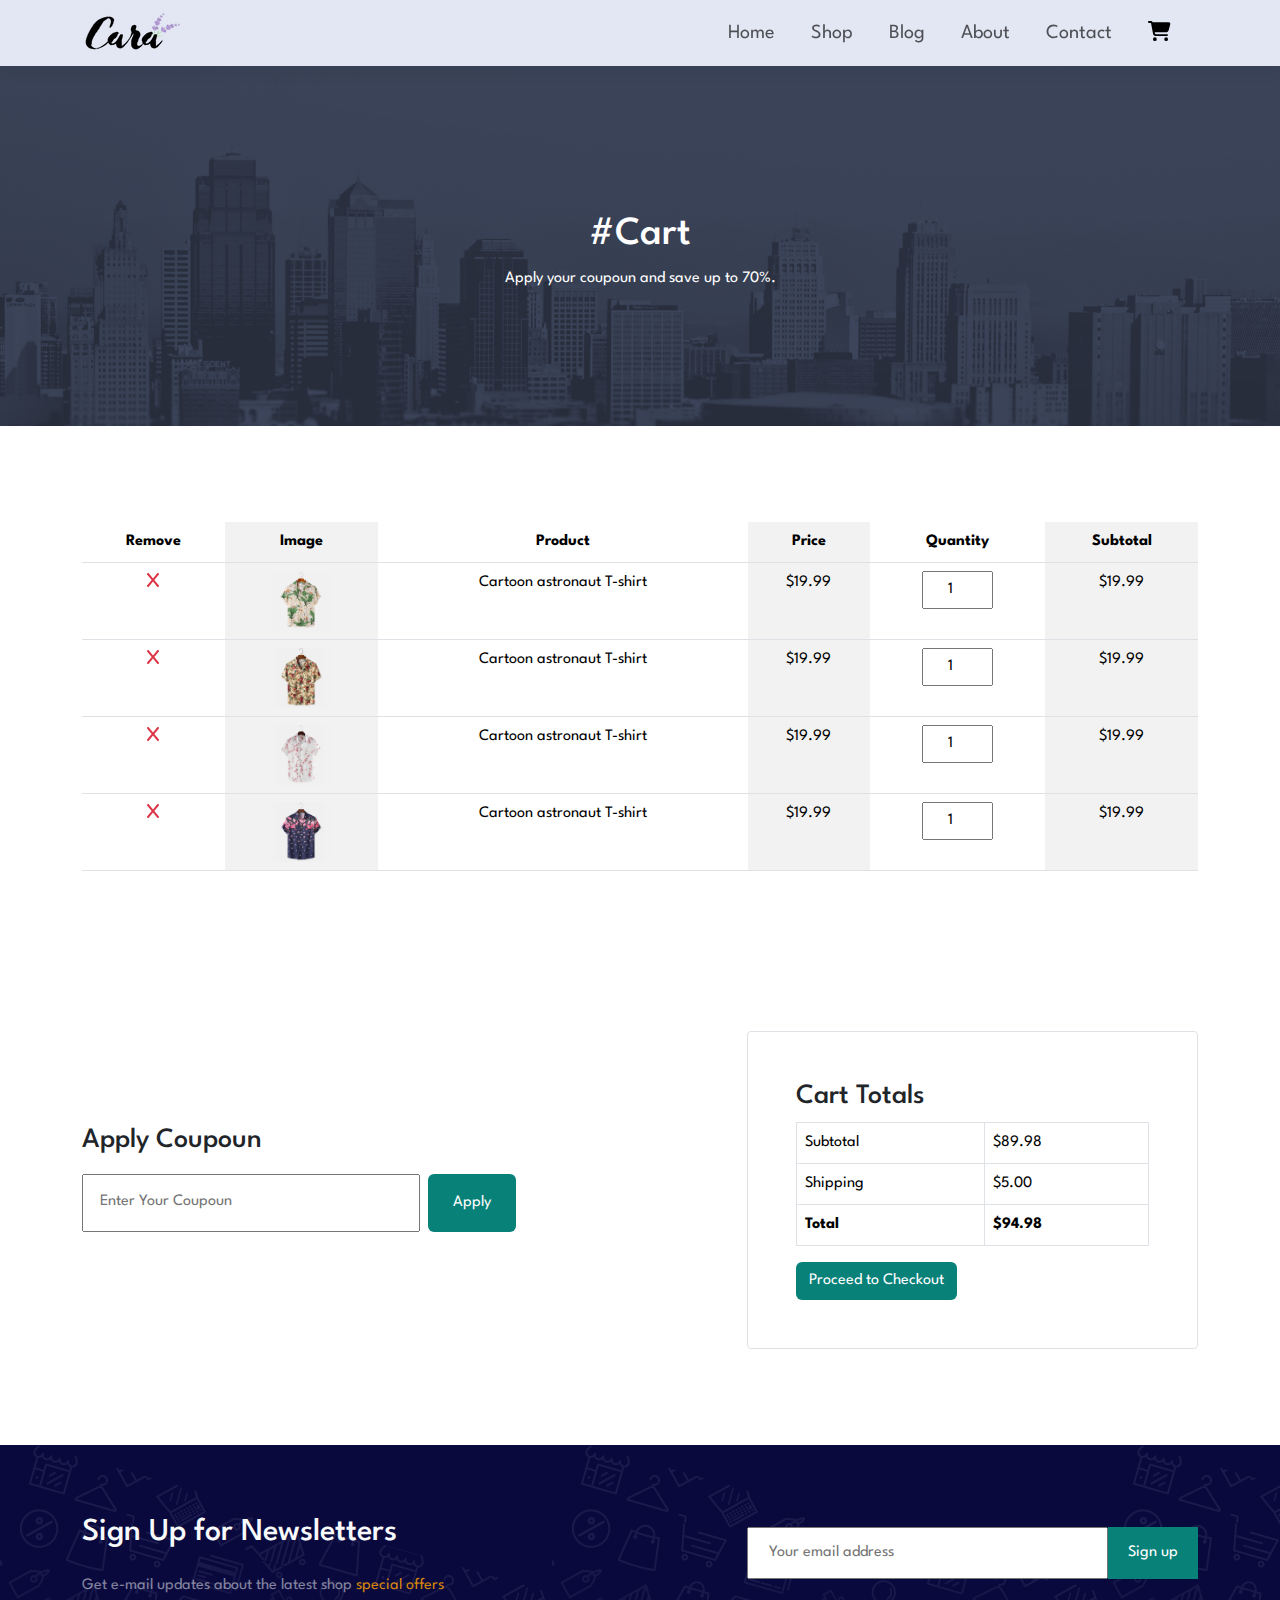
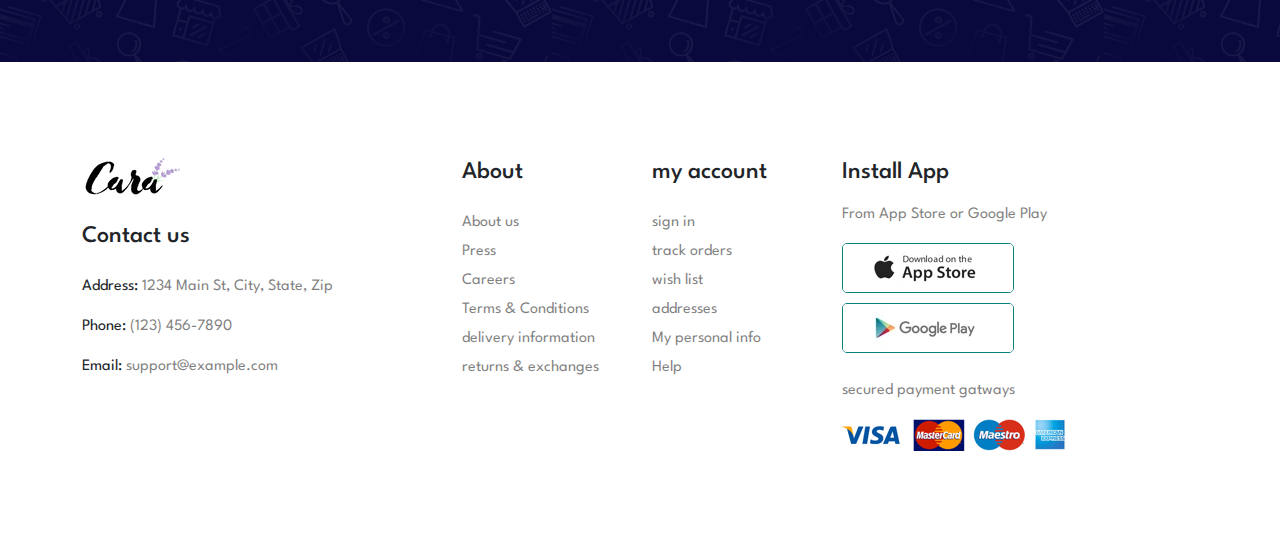
<file: cart.html>
<!DOCTYPE html>
<html lang="en">
<head>
    <meta charset="UTF-8">
    <meta name="viewport" content="width=device-width, initial-scale=1.0">
    <!-- google fonts  -->
    <link rel="preconnect" href="https://fonts.googleapis.com">
    <link rel="preconnect" href="https://fonts.gstatic.com" crossorigin>
    <link href="https://fonts.googleapis.com/css2?family=League+Spartan:wght@100..900&display=swap" rel="stylesheet">
    <link rel="stylesheet" href="css/all.min.css">
    <link rel="stylesheet" href="css/bootstrap.min.css">
    <link rel="stylesheet" href="css/style.css">
    <link rel="stylesheet" href="css/normalize.css">
    <title>E commerce</title>
</head>
<body>
    <!-- start nav  -->
    <nav class="navbar navbar-expand-lg ">
        <div class="container">
        <a class="navbar-brand" href="#"><img src="img/logo.png" alt=""></a>
        <button class="navbar-toggler" type="button" data-bs-toggle="collapse" data-bs-target="#navbarNav" aria-controls="navbarNav" aria-expanded="false" aria-label="Toggle navigation">
            <span class="navbar-toggler-icon"></span>
        </button>
        <div class="collapse navbar-collapse" id="navbarNav">
            <ul class="navbar-nav ms-auto">
            <li class="nav-item">
                <a class="nav-link " aria-current="page" href="index.html">Home</a>
            </li>
            <li class="nav-item">
                <a class="nav-link " href="shop.html">Shop</a>
            </li>
            <li class="nav-item">
                <a class="nav-link " href="blog.html">Blog</a>
            </li>
            <li class="nav-item">
                <a class="nav-link " href="about.html">About</a>
            </li>
            <li class="nav-item">
                <a class="nav-link " href="contact.html">Contact</a>
            </li>
            <li class="nav-item">
                <a class="nav-link active" href="cart.html"><div><i class="fa-solid fa-cart-shopping"></i></div></a>
            </li>
            </ul>
        </div>
        </div>
    </nav>
    <!-- end nav  -->
    <!-- start shop banner  -->
    <div class="banner3 d-flex align-items-center justify-content-center">
        <div class="text text-center text-white">
            <h1 class="fs-1 mb-2">#Cart</h1>
            <p>Apply your coupoun and save up to 70%. </p>
        </div>
    </div>
    <!-- end shop banner  -->
    <!-- start items  -->
    <div class="products_info py-5 my-5 overflow-scroll">
        <div class="container">
            <table class="t_products table table-striped-columns text-center">
                <thead>
                <tr>
                    <th scope="col">Remove</th>
                    <th scope="col">Image</th>
                    <th scope="col">Product</th>
                    <th scope="col">Price</th>
                    <th scope="col">Quantity</th>
                    <th scope="col">Subtotal</th>
                </tr>
                </thead>
                <tbody>
                <tr>
                    <td class="text-danger"><i class="fa-solid fa-x"></i></td>
                    <td><img style="width: 60px;" src="img/products/f2.jpg" alt=""></td>
                    <td>Cartoon astronaut T-shirt</td>
                    <td>$19.99</td>
                    <td><input class="text-center p-2" type="number" id="quantity" name="quantity" min="1" max="100" step="1" value="1"></td>
                    <td>$19.99</td>
                </tr>
                <tr>
                    <td class="text-danger"><i class="fa-solid fa-x"></i></td>
                    <td><img style="width: 60px;" src="img/products/f3.jpg" alt=""></td>
                    <td>Cartoon astronaut T-shirt</td>
                    <td>$19.99</td>
                    <td><input class="text-center p-2" type="number" id="quantity" name="quantity" min="1" max="100" step="1" value="1"></td>
                    <td>$19.99</td>
                </tr>
                <tr>
                    <td class="text-danger"><i class="fa-solid fa-x"></i></td>
                    <td><img style="width: 60px;" src="img/products/f4.jpg" alt=""></td>
                    <td>Cartoon astronaut T-shirt</td>
                    <td>$19.99</td>
                    <td><input class="text-center p-2" type="number" id="quantity" name="quantity" min="1" max="100" step="1" value="1"></td>
                    <td>$19.99</td>
                </tr>
                <tr>
                    <td class="text-danger"><i class="fa-solid fa-x"></i></td>
                    <td><img style="width: 60px;" src="img/products/f5.jpg" alt=""></td>
                    <td>Cartoon astronaut T-shirt</td>
                    <td>$19.99</td>
                    <td><input class="text-center p-2" type="number" id="quantity" name="quantity" min="1" max="100" step="1" value="1"></td>
                    <td>$19.99</td>
                </tr>

                </tbody>
            </table>
        </div>
    </div>
    <!-- end items  -->
    <!-- start coupoun  -->
    <div class="checkout py-5 my-5">
        <div class="container">
            <div class="row justify-content-between align-items-center">
                <div class="coupoun col-lg-5 mb-4">
                    <h3 class="mb-3">Apply Coupoun</h3>
                    <div class="d-flex gap-2">
                        <input class=" w-75 p-3" type="text" placeholder="Enter Your Coupoun">
                        <button class="btn  px-4 py-3">Apply</button>
                    </div>
                </div>
                <div class="col-lg-5">
                    <div class="total border p-5 rounded-1">
                        <h3>Cart Totals </h3>
                        <table class="table table-bordered ">
                            <tr>
                                <td>Subtotal</td>
                                <td>$89.98</td>
                            </tr>
                            <tr>
                                <td>Shipping</td>
                                <td>$5.00</td>
                            </tr>
                            <tr>
                                <td class="fw-bold">Total</td>
                                <td class="fw-bold">$94.98</td>
                            </tr>
                        </table>
                        <button class="btn">Proceed to Checkout</button>
                    </div>
                </div>
            </div>
        </div>
    </div>
    <!-- end coupoun  -->
    <!-- start section sign up  -->
    <div class="section signup my-5 py-5" id="signup">
        <div class="container">
            <div class="row align-items-center justify-content-between">
                <div class="col-lg-5">
                    <h1 class="text-light">Sign Up for Newsletters</h1>
                    <p class="text-white-50">Get e-mail updates about the latest shop <span>special offers </span></p>
                </div>
                <div class="col-lg-5">
                    <form class="d-flex align-items-center">
                        <div class="d-flex flex-grow-1 ">
                            <input type="email" placeholder="Your email address">
                            <button>Sign up </button>
                        </div>
                    </form>
                </div>
            </div>
        </div>
    </div>
    <!-- end section sign up  -->

    <!-- start footer  -->
    <section id="footer" class="footer">
        <div class="container my-5 py-5">
            <div class="row   text-sm-center text-lg-start">
                <div class="col-lg-4">
                    <img src="img/logo.png" alt="">
                    <h4 class="my-4">Contact us </h4>
                    <div class="data">
                        <p>Address: <span class="text-black-50"> 1234 Main St, City, State, Zip</span></p>
                        <p>Phone: <span  class="text-black-50"> (123) 456-7890</span> </p>
                        <p>Email: <span  class="text-black-50"> support@example.com</span> </p>
                    </div>
                </div>
                <div class="about col-lg-2">
                    <h4>About</h4>
                    <div class="data d-flex flex-column  mt-4 ">
                        <a class="text-black-50" href="#">About us</a>
                        <a class="text-black-50" href="#">Press</a>
                        <a class="text-black-50" href="#">Careers</a>
                        <a class="text-black-50" href="#">Terms & Conditions</a>
                        <a class="text-black-50" href="#">delivery information</a>
                        <a class="text-black-50" href="#">returns & exchanges</a>
                    </div>
                </div>
                <div class="myaccount col-lg-2">
                    <h4>my account</h4>
                    <div class="data d-flex flex-column  mt-4 ">
                        <a class="text-black-50" href="#">sign in </a>
                        <a class="text-black-50" href="#">track orders</a>
                        <a class="text-black-50" href="#">wish list</a>
                        <a class="text-black-50" href="#">addresses</a>
                        <a class="text-black-50" href="#">My personal info</a>
                        <a class="text-black-50" href="#">Help</a>
                    </div>
                </div>
                <div class="apps col-lg-4">
                    <h4>Install App</h4>
                    <p class="text-black-50 my-3">From App Store or Google Play </p>
                    <div class="app-store ">
                        <img src="img/pay/app.jpg" alt="">
                        <img src="img/pay/play.jpg" alt="">
                    </div>
                    <p class="text-black-50 my-3">secured payment gatways</p>
                    <div class="pay">
                        <img src="img/pay/pay.png" alt="">
                    </div>
                </div>
            </div>
        </div>
    </section>
    <!-- end footer  -->
    <script src="js/bootstrap.bundle.min.js"></script>
    <script src="js/all.min.js"></script>
    <script src="js/main.js"></script>
</body>
</html>
</file>
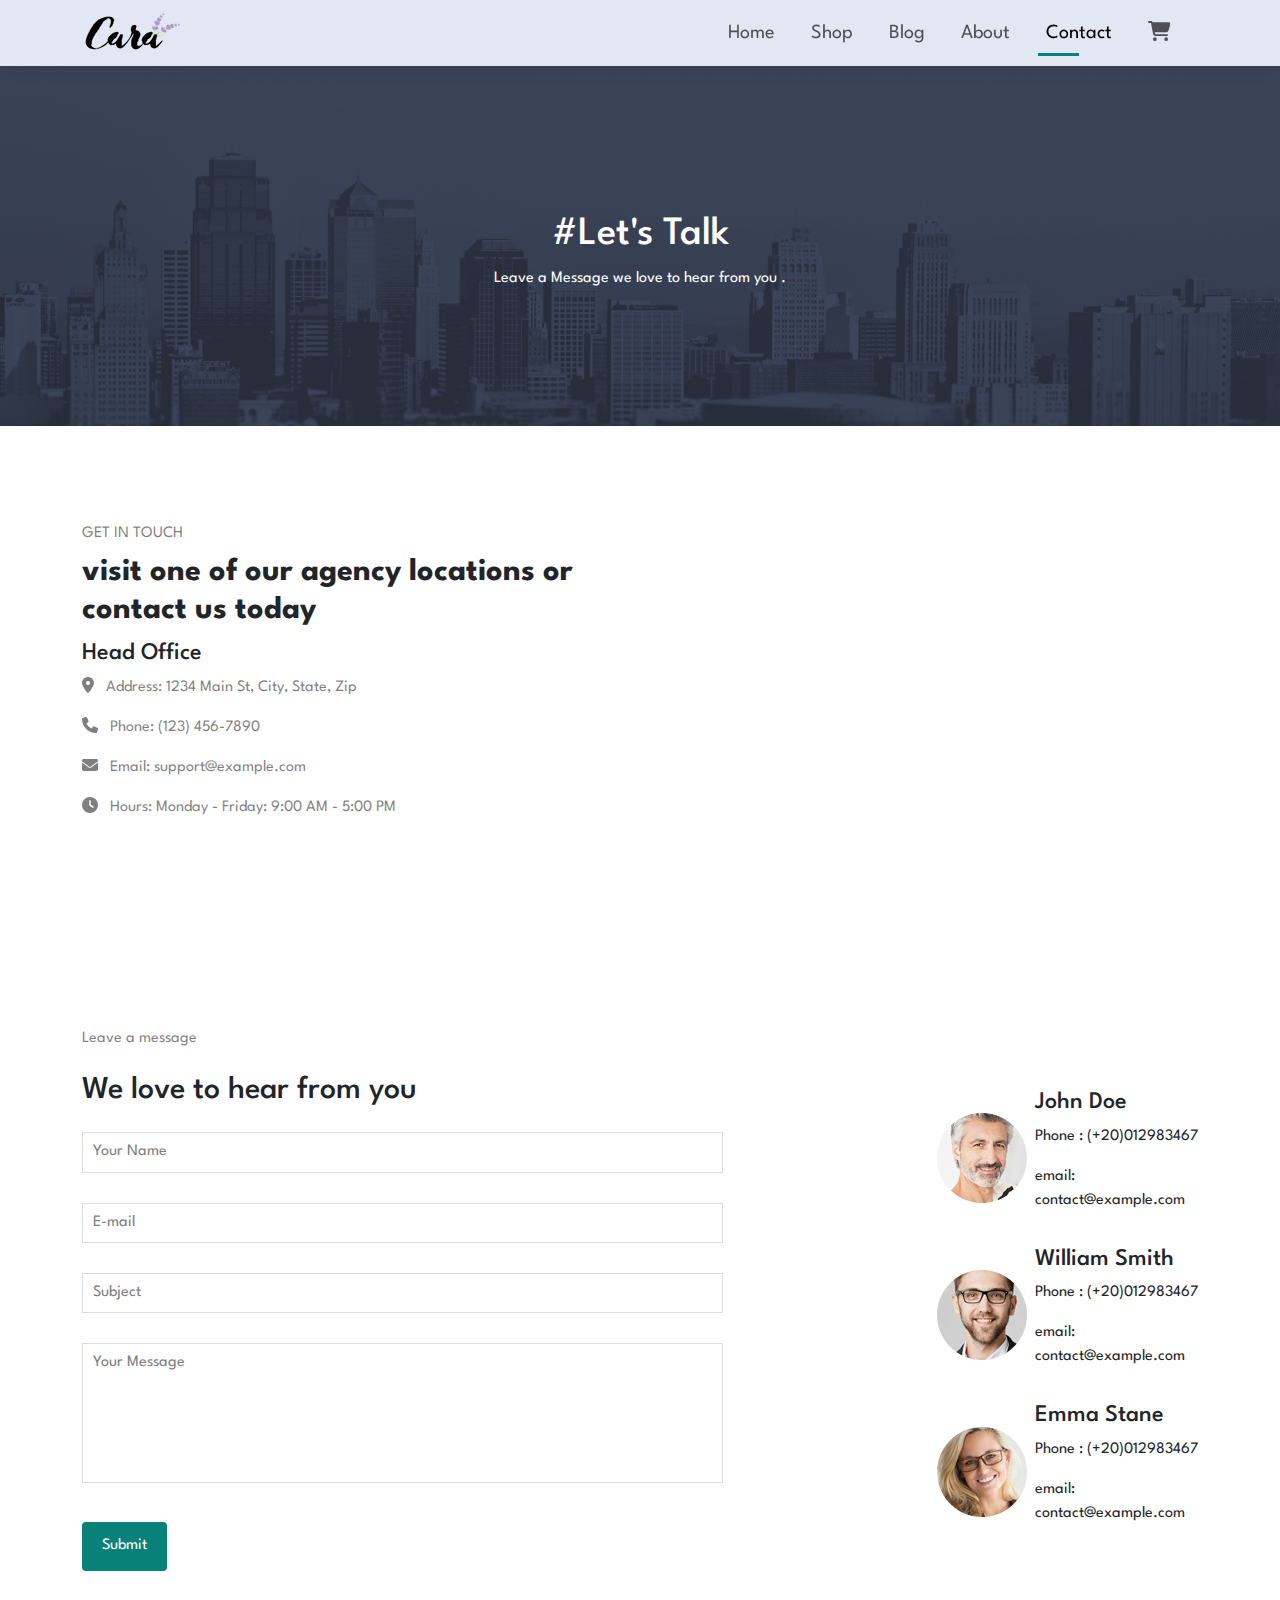
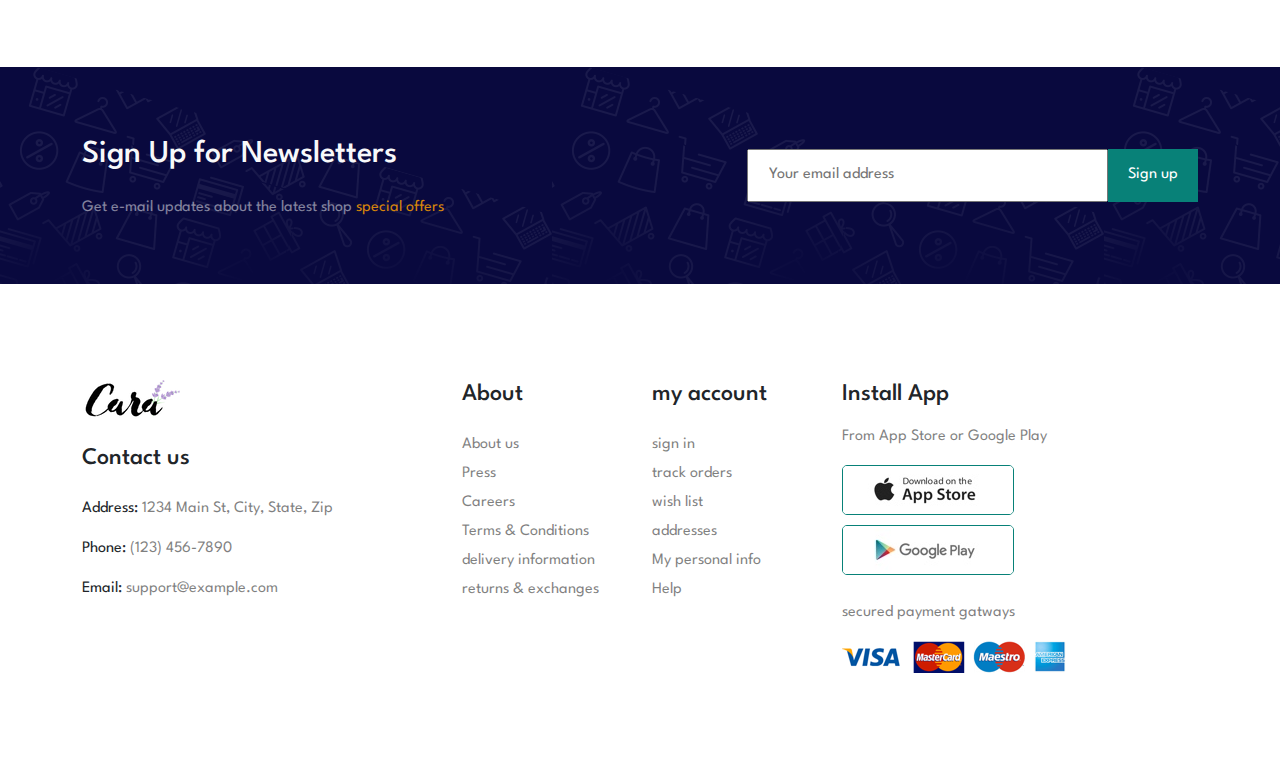
<file: contact.html>
<!DOCTYPE html>
<html lang="en">
<head>
    <meta charset="UTF-8">
    <meta name="viewport" content="width=device-width, initial-scale=1.0">
    <!-- google fonts  -->
    <link rel="preconnect" href="https://fonts.googleapis.com">
    <link rel="preconnect" href="https://fonts.gstatic.com" crossorigin>
    <link href="https://fonts.googleapis.com/css2?family=League+Spartan:wght@100..900&display=swap" rel="stylesheet">
    <link rel="stylesheet" href="css/all.min.css">
    <link rel="stylesheet" href="css/bootstrap.min.css">
    <link rel="stylesheet" href="css/style.css">
    <link rel="stylesheet" href="css/normalize.css">
    <title>E commerce</title>
</head>
<body>
    <!-- start nav  -->
    <nav class="navbar navbar-expand-lg ">
        <div class="container">
        <a class="navbar-brand" href="#"><img src="img/logo.png" alt=""></a>
        <button class="navbar-toggler" type="button" data-bs-toggle="collapse" data-bs-target="#navbarNav" aria-controls="navbarNav" aria-expanded="false" aria-label="Toggle navigation">
            <span class="navbar-toggler-icon"></span>
        </button>
        <div class="collapse navbar-collapse" id="navbarNav">
            <ul class="navbar-nav ms-auto">
            <li class="nav-item">
                <a class="nav-link " aria-current="page" href="index.html">Home</a>
            </li>
            <li class="nav-item">
                <a class="nav-link " href="shop.html">Shop</a>
            </li>
            <li class="nav-item">
                <a class="nav-link " href="blog.html">Blog</a>
            </li>
            <li class="nav-item">
                <a class="nav-link " href="about.html">About</a>
            </li>
            <li class="nav-item">
                <a class="nav-link active" href="contact.html">Contact</a>
            </li>
            <li class="nav-item">
                <a class="nav-link" href="cart.html"><div><i class="fa-solid fa-cart-shopping"></i></div></a>
            </li>
            </ul>
        </div>
        </div>
    </nav>
    <!-- end nav  -->
    <!-- start shop banner  -->
    <div class="banner3 d-flex align-items-center justify-content-center">
        <div class="text text-center text-white">
            <h1 class="fs-1 mb-2">#Let's Talk</h1>
            <p>Leave a Message we love to hear from you . </p>
        </div>
    </div>
    <!-- end shop banner  -->

    <!-- start contact  -->
    <div class="contact py-5 my-5">
        <div class="container">
            <div class="row">
                <div class="col-lg-6">
                    <p class="text-black-50 my-0">GET IN TOUCH </p>
                    <h1 class="fw-bold my-2">visit one of our agency locations or contact us today </h1>
                    <h4>Head Office</h4>
                    <ul class="contact-info list-unstyled text-black-50">
                            <li class="mb-3"><i class="fas fa-map-marker-alt me-2"></i> Address: <span class="text-black-50">1234 Main St, City, State, Zip</span></li>
                            <li class="mb-3"><i class="fas fa-phone me-2"></i> Phone: <span class="text-black-50">(123) 456-7890</span></li>
                            <li class="mb-3"><i class="fas fa-envelope me-2"></i> Email: <span class="text-black-50">support@example.com</span></li>
                            <li class="mb-3"><i class="fas fa-clock me-2"></i> Hours: <span class="text-black-50">Monday - Friday: 9:00 AM - 5:00 PM</span></li>
                    </ul>
                </div>
                <div class="col-lg-6">
                    <iframe src="https://www.google.com/maps/embed?pb=!1m18!1m12!1m3!1d2482.889001107588!2d-0.14461502352957398!3d51.51525237181499!2m3!1f0!2f0!3f0!3m2!1i1024!2i768!4f13.1!3m3!1m2!1s0x48761ad554c335c1%3A0xda2164b934c67c1a!2sOxford%20St%2C%20London%2C%20UK!5e0!3m2!1sen!2seg!4v1731945056778!5m2!1sen!2seg"  width="100%" height="400px" style="border:0;" allowfullscreen="" loading="lazy" referrerpolicy="no-referrer-when-downgrade"></iframe>
                </div>
            </div>
        </div>
    </div>
    <!-- end contact  -->
    <!-- start message  -->
    <div class="message">
        <div class="container">
            <div class="row justify-content-between align-items-center">
                <div class="col-lg-7">
                    <p class="text-black-50">Leave a message </p>
                    <h1>We love to hear from you </h1>
                    <form action="" class="mb-5" >
                        <input type="text" placeholder="Your Name">
                        <input type="text" placeholder="E-mail">
                        <input type="text" placeholder="Subject">
                        <textarea placeholder="Your Message" style="resize: none; height: 140px;" ></textarea>
                        <button  class="rounded-1" type="submit">Submit</button>
                    </form>
                </div>
                <div class="col-lg-3 ">
                    <div class="reviews ">
                        <div class="box d-flex align-items-center gap-2 mb-3">
                            <img src="img/people/1.png" alt="">
                            <div class="text">
                                <h4>John Doe</h4>
                                <p>Phone : (+20)012983467</p>
                                <p>email: contact@example.com</p>
                            </div>
                        </div>
                        <div class="box d-flex align-items-center gap-2 mb-3">
                            <img src="img/people/2.png" alt="">
                            <div class="text">
                                <h4>William Smith</h4>
                                <p>Phone : (+20)012983467</p>
                                <p>email: contact@example.com</p>
                            </div>
                        </div>
                        <div class="box d-flex align-items-center gap-2 mb-3">
                            <img src="img/people/3.png" alt="">
                            <div class="text">
                                <h4>Emma Stane</h4>
                                <p>Phone : (+20)012983467</p>
                                <p>email: contact@example.com</p>
                            </div>
                        </div>
                    </div>
                </div>
            </div>
        </div>
    </div>
    <!-- end message  -->
    <!-- start section sign up  -->
    <div class="section signup my-5 py-5" id="signup">
        <div class="container">
            <div class="row align-items-center justify-content-between">
                <div class="col-lg-5">
                    <h1 class="text-light">Sign Up for Newsletters</h1>
                    <p class="text-white-50">Get e-mail updates about the latest shop <span>special offers </span></p>
                </div>
                <div class="col-lg-5">
                    <form class="d-flex align-items-center">
                        <div class="d-flex flex-grow-1 ">
                            <input type="email" placeholder="Your email address">
                            <button>Sign up </button>
                        </div>
                    </form>
                </div>
            </div>
        </div>
    </div>
    <!-- end section sign up  -->

    <!-- start footer  -->
    <section id="footer" class="footer">
        <div class="container my-5 py-5">
            <div class="row   text-sm-center text-lg-start">
                <div class="col-lg-4">
                    <img src="img/logo.png" alt="">
                    <h4 class="my-4">Contact us </h4>
                    <div class="data">
                        <p>Address: <span class="text-black-50"> 1234 Main St, City, State, Zip</span></p>
                        <p>Phone: <span  class="text-black-50"> (123) 456-7890</span> </p>
                        <p>Email: <span  class="text-black-50"> support@example.com</span> </p>
                    </div>
                </div>
                <div class="about col-lg-2">
                    <h4>About</h4>
                    <div class="data d-flex flex-column  mt-4 ">
                        <a class="text-black-50" href="#">About us</a>
                        <a class="text-black-50" href="#">Press</a>
                        <a class="text-black-50" href="#">Careers</a>
                        <a class="text-black-50" href="#">Terms & Conditions</a>
                        <a class="text-black-50" href="#">delivery information</a>
                        <a class="text-black-50" href="#">returns & exchanges</a>
                    </div>
                </div>
                <div class="myaccount col-lg-2">
                    <h4>my account</h4>
                    <div class="data d-flex flex-column  mt-4 ">
                        <a class="text-black-50" href="#">sign in </a>
                        <a class="text-black-50" href="#">track orders</a>
                        <a class="text-black-50" href="#">wish list</a>
                        <a class="text-black-50" href="#">addresses</a>
                        <a class="text-black-50" href="#">My personal info</a>
                        <a class="text-black-50" href="#">Help</a>
                    </div>
                </div>
                <div class="apps col-lg-4">
                    <h4>Install App</h4>
                    <p class="text-black-50 my-3">From App Store or Google Play </p>
                    <div class="app-store ">
                        <img src="img/pay/app.jpg" alt="">
                        <img src="img/pay/play.jpg" alt="">
                    </div>
                    <p class="text-black-50 my-3">secured payment gatways</p>
                    <div class="pay">
                        <img src="img/pay/pay.png" alt="">
                    </div>
                </div>
            </div>
        </div>
    </section>
    <!-- end footer  -->
    <script src="js/bootstrap.bundle.min.js"></script>
    <script src="js/all.min.js"></script>
    <script src="js/main.js"></script>
</body>
</html>
</file>
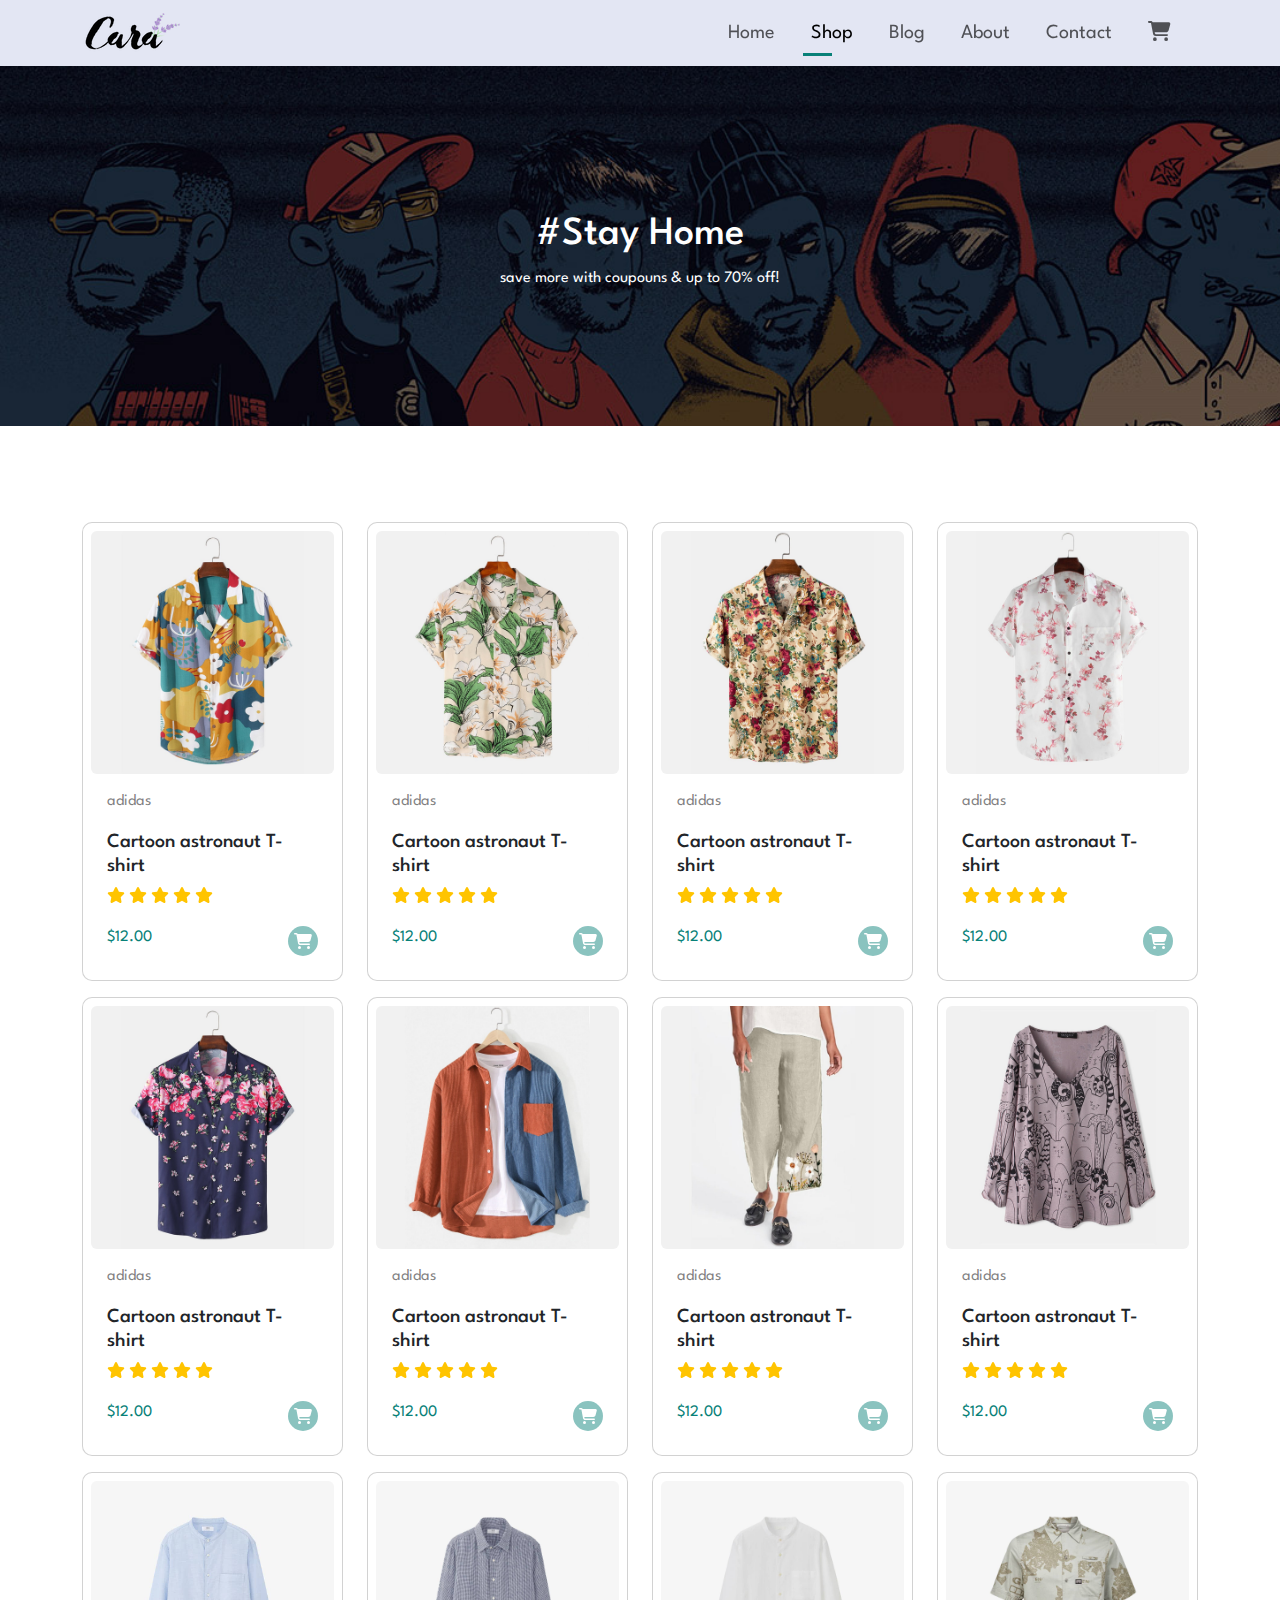
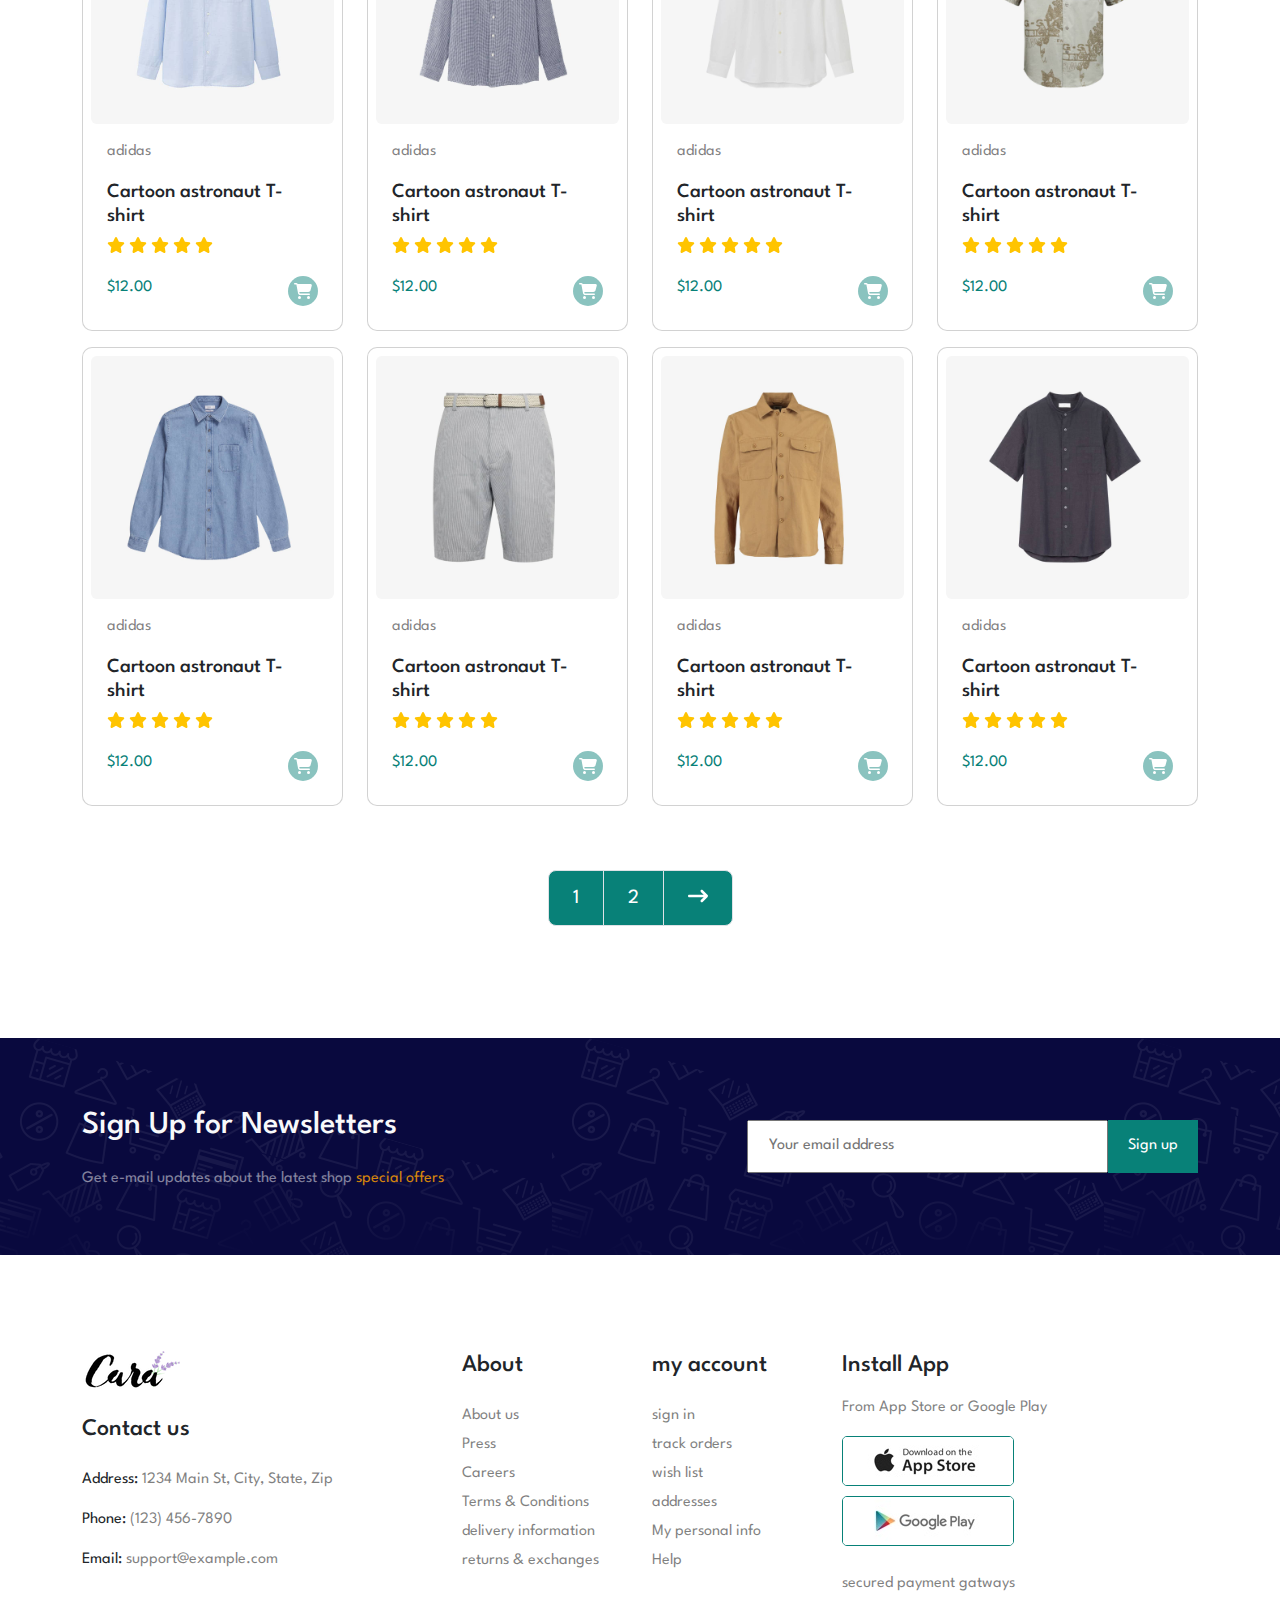
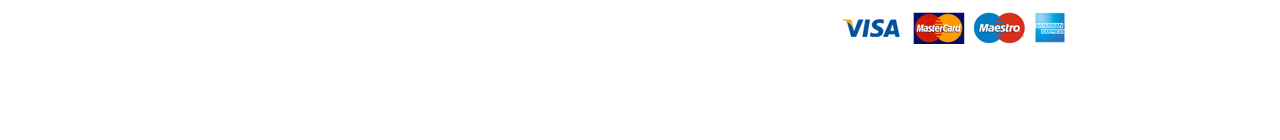
<file: shop.html>
<!DOCTYPE html>
<html lang="en">
<head>
    <meta charset="UTF-8">
    <meta name="viewport" content="width=device-width, initial-scale=1.0">
    <!-- google fonts  -->
    <link rel="preconnect" href="https://fonts.googleapis.com">
    <link rel="preconnect" href="https://fonts.gstatic.com" crossorigin>
    <link href="https://fonts.googleapis.com/css2?family=League+Spartan:wght@100..900&display=swap" rel="stylesheet">
    <link rel="stylesheet" href="css/all.min.css">
    <link rel="stylesheet" href="css/bootstrap.min.css">
    <link rel="stylesheet" href="css/style.css">
    <link rel="stylesheet" href="css/normalize.css">
    <title>E commerce</title>
</head>
<body>
    <!-- start nav  -->
    <nav class="navbar navbar-expand-lg ">
        <div class="container">
        <a class="navbar-brand" href="#"><img src="img/logo.png" alt=""></a>
        <button class="navbar-toggler" type="button" data-bs-toggle="collapse" data-bs-target="#navbarNav" aria-controls="navbarNav" aria-expanded="false" aria-label="Toggle navigation">
            <span class="navbar-toggler-icon"></span>
        </button>
        <div class="collapse navbar-collapse" id="navbarNav">
            <ul class="navbar-nav ms-auto">
            <li class="nav-item">
                <a class="nav-link " aria-current="page" href="index.html">Home</a>
            </li>
            <li class="nav-item">
                <a class="nav-link active" href="shop.html">Shop</a>
            </li>
            <li class="nav-item">
                <a class="nav-link" href="blog.html">Blog</a>
            </li>
            <li class="nav-item">
                <a class="nav-link" href="about.html">About</a>
            </li>
            <li class="nav-item">
                <a class="nav-link" href="contact.html">Contact</a>
            </li>
            <li class="nav-item">
                <a class="nav-link" href="cart.html"><div><i class="fa-solid fa-cart-shopping"></i></div></a>
            </li>
            </ul>
        </div>
        </div>
    </nav>
    <!-- end nav  -->
    <!-- start shop banner  -->
    <div class="banner1 d-flex align-items-center justify-content-center">
        <div class="text text-center text-white">
            <h1 class="fs-1 mb-2">#Stay Home</h1>
            <p>save more with coupouns & up to 70% off! </p>
        </div>
    </div>
    <!-- end shop banner  -->
    <!-- start  products  -->
    <section id="products">
        <div class="container py-5 my-5">
            <div class="row">
                <div class="col-lg-3 col-md-6 col-sm-6 mb-3">
                    <div class="card p-2 border-1"  onclick="window.location.href = 'singleProduct.html' " >
                        <img src="img/products/f1.jpg" class="card-img-top rounded-2" alt="...">
                        <div class="card-body">
                            <p class="text-black-50">adidas</p>
                            <h5 class="card-title">Cartoon astronaut T-shirt</h5>
                            <ul class="d-flex list-unstyled stars gap-1">
                                <li><i class="fa-solid fa-star"></i></li>
                                <li><i class="fa-solid fa-star"></i></li>
                                <li><i class="fa-solid fa-star"></i></li>
                                <li><i class="fa-solid fa-star"></i></li>
                                <li><i class="fa-solid fa-star"></i></li>
                            </ul>
                            <div class="bottom d-flex justify-content-between mb-0">
                                <span>$12.00</span>
                                <div><i class="fa-solid fa-cart-shopping"></i></div>
                            </div>
                        </div>
                    </div>
                </div>
                <div class="col-lg-3 col-md-6 col-sm-6 mb-3">
                    <div class="card p-2 border-1"  >
                        <img src="img/products/f2.jpg" class="card-img-top rounded-2" alt="...">
                        <div class="card-body">
                            <p class="text-black-50">adidas</p>
                            <h5 class="card-title">Cartoon astronaut T-shirt</h5>
                            <ul class="d-flex list-unstyled stars gap-1">
                                <li><i class="fa-solid fa-star"></i></li>
                                <li><i class="fa-solid fa-star"></i></li>
                                <li><i class="fa-solid fa-star"></i></li>
                                <li><i class="fa-solid fa-star"></i></li>
                                <li><i class="fa-solid fa-star"></i></li>
                            </ul>
                            <div class="bottom d-flex justify-content-between mb-0">
                                <span>$12.00</span>
                                <div><i class="fa-solid fa-cart-shopping"></i></div>
                            </div>
                        </div>
                    </div>
                </div>
                <div class="col-lg-3 col-md-6 col-sm-6 mb-3">
                    <div class="card p-2 border-1"  >
                        <img src="img/products/f3.jpg" class="card-img-top rounded-2" alt="...">
                        <div class="card-body">
                            <p class="text-black-50">adidas</p>
                            <h5 class="card-title">Cartoon astronaut T-shirt</h5>
                            <ul class="d-flex list-unstyled stars gap-1">
                                <li><i class="fa-solid fa-star"></i></li>
                                <li><i class="fa-solid fa-star"></i></li>
                                <li><i class="fa-solid fa-star"></i></li>
                                <li><i class="fa-solid fa-star"></i></li>
                                <li><i class="fa-solid fa-star"></i></li>
                            </ul>
                            <div class="bottom d-flex justify-content-between mb-0">
                                <span>$12.00</span>
                                <div><i class="fa-solid fa-cart-shopping"></i></div>
                            </div>
                        </div>
                    </div>
                </div>
                <div class="col-lg-3 col-md-6 col-sm-6 mb-3">
                    <div class="card p-2 border-1"  >
                        <img src="img/products/f4.jpg" class="card-img-top rounded-2" alt="...">
                        <div class="card-body">
                            <p class="text-black-50">adidas</p>
                            <h5 class="card-title">Cartoon astronaut T-shirt</h5>
                            <ul class="d-flex list-unstyled stars gap-1">
                                <li><i class="fa-solid fa-star"></i></li>
                                <li><i class="fa-solid fa-star"></i></li>
                                <li><i class="fa-solid fa-star"></i></li>
                                <li><i class="fa-solid fa-star"></i></li>
                                <li><i class="fa-solid fa-star"></i></li>
                            </ul>
                            <div class="bottom d-flex justify-content-between mb-0">
                                <span>$12.00</span>
                                <div><i class="fa-solid fa-cart-shopping"></i></div>
                            </div>
                        </div>
                    </div>
                </div>
                <div class="col-lg-3 col-md-6 col-sm-6 mb-3">
                    <div class="card p-2 border-1"  >
                        <img src="img/products/f5.jpg" class="card-img-top rounded-2" alt="...">
                        <div class="card-body">
                            <p class="text-black-50">adidas</p>
                            <h5 class="card-title">Cartoon astronaut T-shirt</h5>
                            <ul class="d-flex list-unstyled stars gap-1">
                                <li><i class="fa-solid fa-star"></i></li>
                                <li><i class="fa-solid fa-star"></i></li>
                                <li><i class="fa-solid fa-star"></i></li>
                                <li><i class="fa-solid fa-star"></i></li>
                                <li><i class="fa-solid fa-star"></i></li>
                            </ul>
                            <div class="bottom d-flex justify-content-between mb-0">
                                <span>$12.00</span>
                                <div><i class="fa-solid fa-cart-shopping"></i></div>
                            </div>
                        </div>
                    </div>
                </div>
                <div class="col-lg-3 col-md-6 col-sm-6 mb-3">
                    <div class="card p-2 border-1"  >
                        <img src="img/products/f6.jpg" class="card-img-top rounded-2" alt="...">
                        <div class="card-body">
                            <p class="text-black-50">adidas</p>
                            <h5 class="card-title">Cartoon astronaut T-shirt</h5>
                            <ul class="d-flex list-unstyled stars gap-1">
                                <li><i class="fa-solid fa-star"></i></li>
                                <li><i class="fa-solid fa-star"></i></li>
                                <li><i class="fa-solid fa-star"></i></li>
                                <li><i class="fa-solid fa-star"></i></li>
                                <li><i class="fa-solid fa-star"></i></li>
                            </ul>
                            <div class="bottom d-flex justify-content-between mb-0">
                                <span>$12.00</span>
                                <div><i class="fa-solid fa-cart-shopping"></i></div>
                            </div>
                        </div>
                    </div>
                </div>
                <div class="col-lg-3 col-md-6 col-sm-6 mb-3">
                    <div class="card p-2 border-1"  >
                        <img src="img/products/f7.jpg" class="card-img-top rounded-2" alt="...">
                        <div class="card-body">
                            <p class="text-black-50">adidas</p>
                            <h5 class="card-title">Cartoon astronaut T-shirt</h5>
                            <ul class="d-flex list-unstyled stars gap-1">
                                <li><i class="fa-solid fa-star"></i></li>
                                <li><i class="fa-solid fa-star"></i></li>
                                <li><i class="fa-solid fa-star"></i></li>
                                <li><i class="fa-solid fa-star"></i></li>
                                <li><i class="fa-solid fa-star"></i></li>
                            </ul>
                            <div class="bottom d-flex justify-content-between mb-0">
                                <span>$12.00</span>
                                <div><i class="fa-solid fa-cart-shopping"></i></div>
                            </div>
                        </div>
                    </div>
                </div>
                <div class="col-lg-3 col-md-6 col-sm-6 mb-3">
                    <div class="card p-2 border-1"  >
                        <img src="img/products/f8.jpg" class="card-img-top rounded-2" alt="...">
                        <div class="card-body">
                            <p class="text-black-50">adidas</p>
                            <h5 class="card-title">Cartoon astronaut T-shirt</h5>
                            <ul class="d-flex list-unstyled stars gap-1">
                                <li><i class="fa-solid fa-star"></i></li>
                                <li><i class="fa-solid fa-star"></i></li>
                                <li><i class="fa-solid fa-star"></i></li>
                                <li><i class="fa-solid fa-star"></i></li>
                                <li><i class="fa-solid fa-star"></i></li>
                            </ul>
                            <div class="bottom d-flex justify-content-between mb-0">
                                <span>$12.00</span>
                                <div><i class="fa-solid fa-cart-shopping"></i></div>
                            </div>
                        </div>
                    </div>
                </div>
                <div class="col-lg-3 col-md-6 col-sm-6 mb-3">
                    <div class="card p-2 border-1"  >
                        <img src="img/products/n1.jpg" class="card-img-top rounded-2" alt="...">
                        <div class="card-body">
                            <p class="text-black-50">adidas</p>
                            <h5 class="card-title">Cartoon astronaut T-shirt</h5>
                            <ul class="d-flex list-unstyled stars gap-1">
                                <li><i class="fa-solid fa-star"></i></li>
                                <li><i class="fa-solid fa-star"></i></li>
                                <li><i class="fa-solid fa-star"></i></li>
                                <li><i class="fa-solid fa-star"></i></li>
                                <li><i class="fa-solid fa-star"></i></li>
                            </ul>
                            <div class="bottom d-flex justify-content-between mb-0">
                                <span>$12.00</span>
                                <div><i class="fa-solid fa-cart-shopping"></i></div>
                            </div>
                        </div>
                    </div>
                </div>
                <div class="col-lg-3 col-md-6 col-sm-6 mb-3">
                    <div class="card p-2 border-1"  >
                        <img src="img/products/n2.jpg" class="card-img-top rounded-2" alt="...">
                        <div class="card-body">
                            <p class="text-black-50">adidas</p>
                            <h5 class="card-title">Cartoon astronaut T-shirt</h5>
                            <ul class="d-flex list-unstyled stars gap-1">
                                <li><i class="fa-solid fa-star"></i></li>
                                <li><i class="fa-solid fa-star"></i></li>
                                <li><i class="fa-solid fa-star"></i></li>
                                <li><i class="fa-solid fa-star"></i></li>
                                <li><i class="fa-solid fa-star"></i></li>
                            </ul>
                            <div class="bottom d-flex justify-content-between mb-0">
                                <span>$12.00</span>
                                <div><i class="fa-solid fa-cart-shopping"></i></div>
                            </div>
                        </div>
                    </div>
                </div>
                <div class="col-lg-3 col-md-6 col-sm-6 mb-3">
                    <div class="card p-2 border-1"  >
                        <img src="img/products/n3.jpg" class="card-img-top rounded-2" alt="...">
                        <div class="card-body">
                            <p class="text-black-50">adidas</p>
                            <h5 class="card-title">Cartoon astronaut T-shirt</h5>
                            <ul class="d-flex list-unstyled stars gap-1">
                                <li><i class="fa-solid fa-star"></i></li>
                                <li><i class="fa-solid fa-star"></i></li>
                                <li><i class="fa-solid fa-star"></i></li>
                                <li><i class="fa-solid fa-star"></i></li>
                                <li><i class="fa-solid fa-star"></i></li>
                            </ul>
                            <div class="bottom d-flex justify-content-between mb-0">
                                <span>$12.00</span>
                                <div><i class="fa-solid fa-cart-shopping"></i></div>
                            </div>
                        </div>
                    </div>
                </div>
                <div class="col-lg-3 col-md-6 col-sm-6 mb-3">
                    <div class="card p-2 border-1"  >
                        <img src="img/products/n4.jpg" class="card-img-top rounded-2" alt="...">
                        <div class="card-body">
                            <p class="text-black-50">adidas</p>
                            <h5 class="card-title">Cartoon astronaut T-shirt</h5>
                            <ul class="d-flex list-unstyled stars gap-1">
                                <li><i class="fa-solid fa-star"></i></li>
                                <li><i class="fa-solid fa-star"></i></li>
                                <li><i class="fa-solid fa-star"></i></li>
                                <li><i class="fa-solid fa-star"></i></li>
                                <li><i class="fa-solid fa-star"></i></li>
                            </ul>
                            <div class="bottom d-flex justify-content-between mb-0">
                                <span>$12.00</span>
                                <div><i class="fa-solid fa-cart-shopping"></i></div>
                            </div>
                        </div>
                    </div>
                </div>
                <div class="col-lg-3 col-md-6 col-sm-6 mb-3">
                    <div class="card p-2 border-1"  >
                        <img src="img/products/n5.jpg" class="card-img-top rounded-2" alt="...">
                        <div class="card-body">
                            <p class="text-black-50">adidas</p>
                            <h5 class="card-title">Cartoon astronaut T-shirt</h5>
                            <ul class="d-flex list-unstyled stars gap-1">
                                <li><i class="fa-solid fa-star"></i></li>
                                <li><i class="fa-solid fa-star"></i></li>
                                <li><i class="fa-solid fa-star"></i></li>
                                <li><i class="fa-solid fa-star"></i></li>
                                <li><i class="fa-solid fa-star"></i></li>
                            </ul>
                            <div class="bottom d-flex justify-content-between mb-0">
                                <span>$12.00</span>
                                <div><i class="fa-solid fa-cart-shopping"></i></div>
                            </div>
                        </div>
                    </div>
                </div>
                <div class="col-lg-3 col-md-6 col-sm-6 mb-3">
                    <div class="card p-2 border-1"  >
                        <img src="img/products/n6.jpg" class="card-img-top rounded-2" alt="...">
                        <div class="card-body">
                            <p class="text-black-50">adidas</p>
                            <h5 class="card-title">Cartoon astronaut T-shirt</h5>
                            <ul class="d-flex list-unstyled stars gap-1">
                                <li><i class="fa-solid fa-star"></i></li>
                                <li><i class="fa-solid fa-star"></i></li>
                                <li><i class="fa-solid fa-star"></i></li>
                                <li><i class="fa-solid fa-star"></i></li>
                                <li><i class="fa-solid fa-star"></i></li>
                            </ul>
                            <div class="bottom d-flex justify-content-between mb-0">
                                <span>$12.00</span>
                                <div><i class="fa-solid fa-cart-shopping"></i></div>
                            </div>
                        </div>
                    </div>
                </div>
                <div class="col-lg-3 col-md-6 col-sm-6 mb-3">
                    <div class="card p-2 border-1"  >
                        <img src="img/products/n7.jpg" class="card-img-top rounded-2" alt="...">
                        <div class="card-body">
                            <p class="text-black-50">adidas</p>
                            <h5 class="card-title">Cartoon astronaut T-shirt</h5>
                            <ul class="d-flex list-unstyled stars gap-1">
                                <li><i class="fa-solid fa-star"></i></li>
                                <li><i class="fa-solid fa-star"></i></li>
                                <li><i class="fa-solid fa-star"></i></li>
                                <li><i class="fa-solid fa-star"></i></li>
                                <li><i class="fa-solid fa-star"></i></li>
                            </ul>
                            <div class="bottom d-flex justify-content-between mb-0">
                                <span>$12.00</span>
                                <div><i class="fa-solid fa-cart-shopping"></i></div>
                            </div>
                        </div>
                    </div>
                </div>
                <div class="col-lg-3 col-md-6 col-sm-6 mb-3">
                    <div class="card p-2 border-1"  >
                        <img src="img/products/n8.jpg" class="card-img-top rounded-2" alt="...">
                        <div class="card-body">
                            <p class="text-black-50">adidas</p>
                            <h5 class="card-title">Cartoon astronaut T-shirt</h5>
                            <ul class="d-flex list-unstyled stars gap-1">
                                <li><i class="fa-solid fa-star"></i></li>
                                <li><i class="fa-solid fa-star"></i></li>
                                <li><i class="fa-solid fa-star"></i></li>
                                <li><i class="fa-solid fa-star"></i></li>
                                <li><i class="fa-solid fa-star"></i></li>
                            </ul>
                            <div class="bottom d-flex justify-content-between mb-0">
                                <span>$12.00</span>
                                <div><i class="fa-solid fa-cart-shopping"></i></div>
                            </div>
                        </div>
                    </div>
                </div>
            </div>
            <nav>
                <ul class="pagination pagination-lg justify-content-center mt-5 ">
                    <li class="page-item"><a class="page-link" href="#">1</a></li>
                    <li class="page-item"><a class="page-link" href="#">2</a></li>
                    <li class="page-item"><a class="page-link  " href="#"><i class="fa-solid fa-arrow-right-long "></i></a></li>
                </ul>
            </nav>
        </div>
    </section>
    <!-- end products  -->
    <!-- start section sign up  -->
    <div class="section signup my-5 py-5" id="signup">
        <div class="container">
            <div class="row align-items-center justify-content-between">
                <div class="col-lg-5">
                    <h1 class="text-light">Sign Up for Newsletters</h1>
                    <p class="text-white-50">Get e-mail updates about the latest shop <span>special offers </span></p>
                </div>
                <div class="col-lg-5">
                    <form class="d-flex align-items-center">
                        <div class="d-flex flex-grow-1 ">
                            <input type="email" placeholder="Your email address">
                            <button>Sign up </button>
                        </div>
                    </form>
                </div>
            </div>
        </div>
    </div>
    <!-- end section sign up  -->
    <!-- start footer  -->
    <section id="footer" class="footer">
        <div class="container my-5 py-5">
            <div class="row   text-sm-center text-lg-start">
                <div class="col-lg-4">
                    <img src="img/logo.png" alt="">
                    <h4 class="my-4">Contact us </h4>
                    <div class="data">
                        <p>Address: <span class="text-black-50"> 1234 Main St, City, State, Zip</span></p>
                        <p>Phone: <span  class="text-black-50"> (123) 456-7890</span> </p>
                        <p>Email: <span  class="text-black-50"> support@example.com</span> </p>
                    </div>
                </div>
                <div class="about col-lg-2">
                    <h4>About</h4>
                    <div class="data d-flex flex-column  mt-4 ">
                        <a class="text-black-50" href="#">About us</a>
                        <a class="text-black-50" href="#">Press</a>
                        <a class="text-black-50" href="#">Careers</a>
                        <a class="text-black-50" href="#">Terms & Conditions</a>
                        <a class="text-black-50" href="#">delivery information</a>
                        <a class="text-black-50" href="#">returns & exchanges</a>
                    </div>
                </div>
                <div class="myaccount col-lg-2">
                    <h4>my account</h4>
                    <div class="data d-flex flex-column  mt-4 ">
                        <a class="text-black-50" href="#">sign in </a>
                        <a class="text-black-50" href="#">track orders</a>
                        <a class="text-black-50" href="#">wish list</a>
                        <a class="text-black-50" href="#">addresses</a>
                        <a class="text-black-50" href="#">My personal info</a>
                        <a class="text-black-50" href="#">Help</a>
                    </div>
                </div>
                <div class="apps col-lg-4">
                    <h4>Install App</h4>
                    <p class="text-black-50 my-3">From App Store or Google Play </p>
                    <div class="app-store ">
                        <img src="img/pay/app.jpg" alt="">
                        <img src="img/pay/play.jpg" alt="">
                    </div>
                    <p class="text-black-50 my-3">secured payment gatways</p>
                    <div class="pay">
                        <img src="img/pay/pay.png" alt="">
                    </div>
                </div>
            </div>
        </div>
    </section>
    <!-- end footer  -->
    <script src="js/bootstrap.bundle.min.js"></script>
    <script src="js/all.min.js"></script>
    <script src="js/main.js"></script>
</body>
</html>
</file>
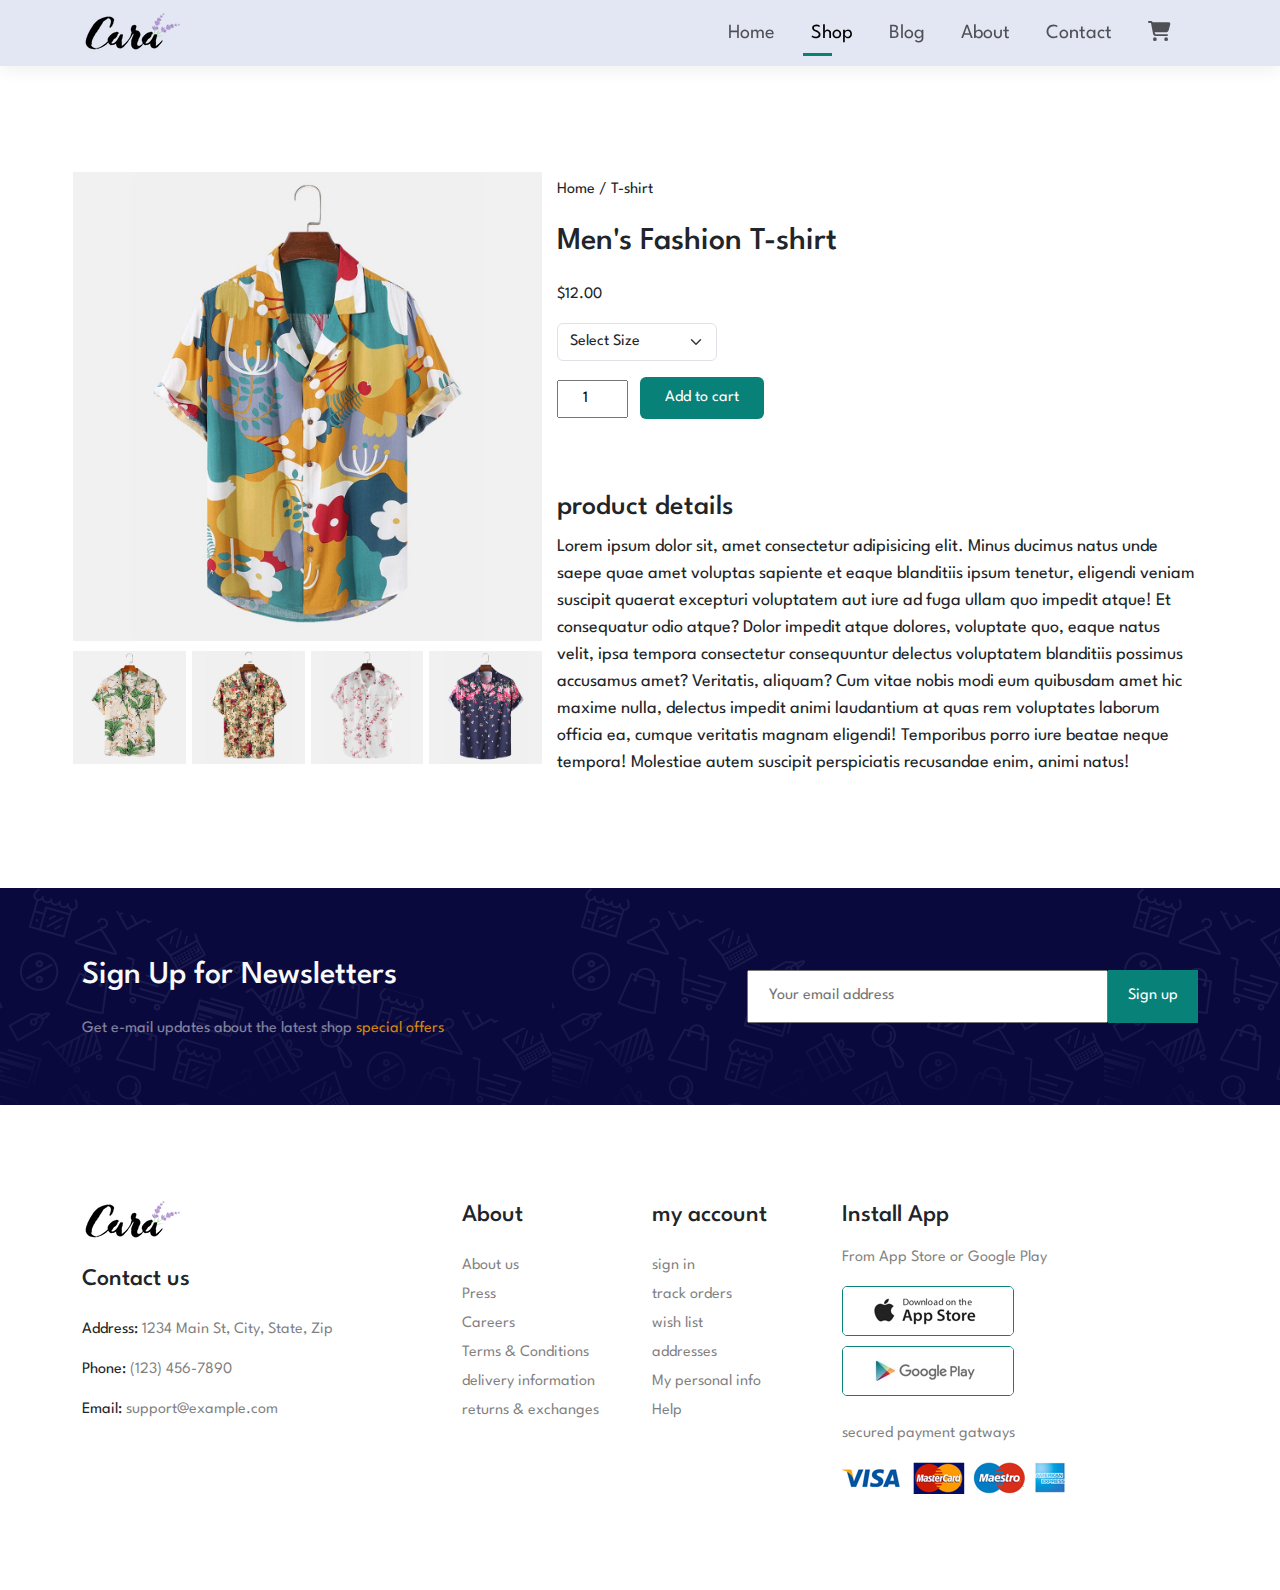
<file: singleProduct.html>
<!DOCTYPE html>
<html lang="en">
<head>
    <meta charset="UTF-8">
    <meta name="viewport" content="width=device-width, initial-scale=1.0">
    <!-- google fonts  -->
    <link rel="preconnect" href="https://fonts.googleapis.com">
    <link rel="preconnect" href="https://fonts.gstatic.com" crossorigin>
    <link href="https://fonts.googleapis.com/css2?family=League+Spartan:wght@100..900&display=swap" rel="stylesheet">
    <link rel="stylesheet" href="css/all.min.css">
    <link rel="stylesheet" href="css/bootstrap.min.css">
    <link rel="stylesheet" href="css/style.css">
    <link rel="stylesheet" href="css/normalize.css">
    <title>E commerce</title>
</head>
<body>
    <!-- start nav  -->
    <nav class="navbar navbar-expand-lg ">
        <div class="container">
        <a class="navbar-brand" href="#"><img src="img/logo.png" alt=""></a>
        <button class="navbar-toggler" type="button" data-bs-toggle="collapse" data-bs-target="#navbarNav" aria-controls="navbarNav" aria-expanded="false" aria-label="Toggle navigation">
            <span class="navbar-toggler-icon"></span>
        </button>
        <div class="collapse navbar-collapse" id="navbarNav">
            <ul class="navbar-nav ms-auto">
            <li class="nav-item">
                <a class="nav-link " aria-current="page" href="index.html">Home</a>
            </li>
            <li class="nav-item">
                <a class="nav-link active" href="shop.html">Shop</a>
            </li>
            <li class="nav-item">
                <a class="nav-link" href="blog.html">Blog</a>
            </li>
            <li class="nav-item">
                <a class="nav-link" href="about.html">About</a>
            </li>
            <li class="nav-item">
                <a class="nav-link" href="contact.html">Contact</a>
            </li>
            <li class="nav-item">
                <a class="nav-link" href="cart.html"><div><i class="fa-solid fa-cart-shopping"></i></div></a>
            </li>
            </ul>
        </div>
        </div>
    </nav>
    <!-- end nav  -->
    <!-- start single product  -->
    <div class="one-product my-5 py-5">
        <div class="container">
            <div class="row">
                <div class="col-lg-5 col-sm-12 col-md-12">
                    <div class="row products-images">
                        <div class="col-12">
                            <img src="img/products/f1.jpg" id="main-product" alt="">
                        </div>
                        <div class="col-3">
                            <img class="small-img" src="img/products/f2.jpg" alt="">
                        </div>
                        <div class="col-3">
                            <img class="small-img" src="img/products/f3.jpg" alt="">
                        </div>
                        <div class="col-3">
                            <img class="small-img" src="img/products/f4.jpg" alt="">
                        </div>
                        <div class="col-3">
                            <img class="small-img" src="img/products/f5.jpg" alt="">
                        </div>
                    </div>

                </div>
                <div class="col-lg-7 col-sm-12 col-md-12">
                    <p class="mt-3">Home / T-shirt</p>
                    <h1>Men's Fashion T-shirt </h1>
                    <p>$12.00</p>
                    <select class="form-select form-select  mb-3 w-25" aria-label="Large select example">
                        <option selected>Select Size</option>
                        <option value="1">One</option>
                        <option value="2">Two</option>
                        <option value="3">Three</option>
                    </select>
                    <div class="quantity">
                        <input class="text-center p-2" type="number" id="quantity" name="quantity" min="1" max="100" step="1" value="1">
                        <button class="btn  px-4 py-2 mx-2">Add to cart</button>
                    </div>
                    <div class="details mt-4 pt-5">
                        <h3>product details</h3>
                        <p >Lorem ipsum dolor sit, amet consectetur adipisicing elit. Minus ducimus natus unde saepe quae amet voluptas sapiente et eaque blanditiis ipsum tenetur, eligendi veniam suscipit quaerat excepturi voluptatem aut iure ad fuga ullam quo impedit atque! Et consequatur odio atque? Dolor impedit atque dolores, voluptate quo, eaque natus velit, ipsa tempora consectetur consequuntur delectus voluptatem blanditiis possimus accusamus amet? Veritatis, aliquam? Cum vitae nobis modi eum quibusdam amet hic maxime nulla, delectus impedit animi laudantium at quas rem voluptates laborum officia ea, cumque veritatis magnam eligendi! Temporibus porro iure beatae neque tempora! Molestiae autem suscipit perspiciatis recusandae enim, animi natus!</p>
                    </div>
                </div>
            </div>
        </div>
    </div>
    <!-- end single product  -->
    <!-- start section sign up  -->
    <div class="section signup my-5 py-5" id="signup">
            <div class="container">
                <div class="row align-items-center justify-content-between">
                    <div class="col-lg-5">
                        <h1 class="text-light">Sign Up for Newsletters</h1>
                        <p class="text-white-50">Get e-mail updates about the latest shop <span>special offers </span></p>
                    </div>
                    <div class="col-lg-5">
                        <form class="d-flex align-items-center">
                            <div class="d-flex flex-grow-1 ">
                                <input type="email" placeholder="Your email address">
                                <button>Sign up </button>
                            </div>
                        </form>
                    </div>
                </div>
            </div>
    </div>
    <!-- end section sign up  -->
    <!-- start footer  -->
    <section id="footer" class="footer">
        <div class="container my-5 py-5">
            <div class="row   text-sm-center text-lg-start">
                <div class="col-lg-4">
                    <img src="img/logo.png" alt="">
                    <h4 class="my-4">Contact us </h4>
                    <div class="data">
                        <p>Address: <span class="text-black-50"> 1234 Main St, City, State, Zip</span></p>
                        <p>Phone: <span  class="text-black-50"> (123) 456-7890</span> </p>
                        <p>Email: <span  class="text-black-50"> support@example.com</span> </p>
                    </div>
                </div>
                <div class="about col-lg-2">
                    <h4>About</h4>
                    <div class="data d-flex flex-column  mt-4 ">
                        <a class="text-black-50" href="#">About us</a>
                        <a class="text-black-50" href="#">Press</a>
                        <a class="text-black-50" href="#">Careers</a>
                        <a class="text-black-50" href="#">Terms & Conditions</a>
                        <a class="text-black-50" href="#">delivery information</a>
                        <a class="text-black-50" href="#">returns & exchanges</a>
                    </div>
                </div>
                <div class="myaccount col-lg-2">
                    <h4>my account</h4>
                    <div class="data d-flex flex-column  mt-4 ">
                        <a class="text-black-50" href="#">sign in </a>
                        <a class="text-black-50" href="#">track orders</a>
                        <a class="text-black-50" href="#">wish list</a>
                        <a class="text-black-50" href="#">addresses</a>
                        <a class="text-black-50" href="#">My personal info</a>
                        <a class="text-black-50" href="#">Help</a>
                    </div>
                </div>
                <div class="apps col-lg-4">
                    <h4>Install App</h4>
                    <p class="text-black-50 my-3">From App Store or Google Play </p>
                    <div class="app-store ">
                        <img src="img/pay/app.jpg" alt="">
                        <img src="img/pay/play.jpg" alt="">
                    </div>
                    <p class="text-black-50 my-3">secured payment gatways</p>
                    <div class="pay">
                        <img src="img/pay/pay.png" alt="">
                    </div>
                </div>
            </div>
        </div>
    </section>
    <!-- end footer  -->
    <script src="js/bootstrap.bundle.min.js"></script>
    <script src="js/all.min.js"></script>
    <script src="js/main.js"></script>
</body>
</html>
</file>
<file: css/style.css>
*{
    box-sizing: border-box;
    padding: 0;
    margin: 0;
    font-family: "League Spartan", serif;

}
html {
    scroll-behavior: smooth;
}
:root{
    --main-color  : #088178 ;
    --purple-color : #e3e6f3 ; 
}
/* Global Styles */

.section-p1 {
    padding: 40px 80px;
}

.section-m1 {
    margin: 40px 0;
}

body {
    width: 100%;
}
/* start nav  */
.navbar {
    background-color: var(--purple-color)  ;
    box-shadow: 0px 5px 15px rgba(0,0,0,0.06);
    position: sticky;
    top: 0;
    left: 0;
    z-index: 1000;
}
nav .nav-item a {
    font-size: 20px;
    margin-right: 20px;
    position: relative;
    transition: 0.3s;
}
nav .nav-item a:hover{
    color: var(--main-color);
}

nav .nav-item:not(:last-child) a::before {
    content :""; 
    position: absolute;
    left: 0;
    bottom: 0;
    height: 3px ;
    background-color: var(--main-color);
    width: 0;
    transition: 0.3s;
}
nav .nav-item:not(:last-child) .active::before{
    width: 50% ;
}
nav .nav-item:not(:last-child) a:hover::before {
    width: 100%;
}

/* start landing  */
.landing{
    height: 100vh;
    background-image: url(../img/hero4.png);
    background-size: cover;
    background-position: top 25% right 0%;
}
.landing h1 {
    font-size: 40px;
}
.landing h2 {
    font-size: 50px;
    color: var(--main-color);
}
.landing button{
    background-image: url(../img/button.png);
    background-size: cover;
    padding: 14px 80px 14px 65px;
    color: var(--main-color);
    font-size: 25px;
}
@media (max-width: 768px) {
    .landing{
        background-color: var(--purple-color);
        background-image: none;
    }
}
/* end landing  */
/* start features  */
.features .box img {
    max-width: 100%;
}

.features .box {
    min-width: 150px;
    border: 1px solid #ccc; 
    box-shadow: 20px 20px 54px rgba(0,0,0,0.06);
    margin-bottom: 20px;
}
.features .box:hover{
    box-shadow: 20px 20px 54px rgba(70,62,221,0.1);
}
.features .box.feat-1 p  {
    background-color: #fddde4;
    color: var(--main-color);
}
.features .box.feat-2 p  {
    background-color: #cdebbc;
    color: var(--main-color);
}
.features .box.feat-3 p  {
    background-color: #d1e8f2;
    color: var(--main-color);
}
.features .box.feat-4 p  {
    background-color: #cdd4f8;
    color: var(--main-color);
}
.features .box.feat-5 p  {
    background-color: #f6dbf6;
    color: var(--main-color);
}
.features .box.feat-6 p  {
    background-color: #fff2e5;
    color: var(--main-color);
}
/* end features  */
/* start products  */
#products .stars li {
    color: rgb(255, 196, 0) ; 
} 
#products .card {
    border-radius: 10px ;
    transition: 0.3s;
}
#products .card:hover {
    box-shadow: 0px 0px 8px 4px rgba(0, 0, 0, 0.3) ;
}
#products .bottom span{
    color: var(--main-color);
}
#products .bottom div {
    color: white ; 
    width: 30px;
    height: 30px;
    border-radius: 50%;
    background-color: #08817979;
    font-weight: 200;
    display: flex;
    justify-content: center;
    align-items: center;
}

/* end  products  */
/* start banner  */
.banner{
    background-image: url(../img/banner/b2.jpg);
    background-size: cover;
    padding-top: 40px;
    padding-bottom: 40px;
}
.banner span {
    color: red;
}
.banner button{
    transition: 0.3s;
}
.banner button:hover{
    background-color: var(--main-color);
    color: white;
}
/* end banner  */
.deals .container .item1  .text{
    background-position: 67%;
    background-size: cover;
    background-image: url(../img/banner/b17.jpg);
    height: 50vh;
}
.deals .container button{
    width: fit-content;
    border: 1px solid #ddd;
    transition: 0.3s;
}
.deals .container button:hover{
    background-color: var(--main-color) !important;
    color: white;
}
.deals .container .item2 .text{
    background-image: url(../img/banner/b10.jpg);
    background-size: cover;
    background-repeat: no-repeat;
    height: 50vh;
}
.deals .container   .text, 
.deals .container   .text{
    padding: 20px;
    display: flex;
    flex-direction: column;
    justify-content: center;
}
.deals .container .item4 .text , 
.deals .container .item5 .text , 
.deals .container .item6 .text {
    background-position: center;
    height: 40vh;
    background-size: cover;
}
.deals .container .item4 .text{
    background-image: url(../img//banner/b7.jpg);
} 
.deals .container .item6 .text{
    background-image: url(../img//banner/b18.jpg);
} 
.deals .container .item5 .text{
    background-image: url(../img//banner/b4.jpg);
} 
.deals .row:nth-child(2) p {
    color: rgb(184, 3, 3);
}
/* start sign up  */
.signup{
    background-image: url(../img/banner/b14.png);
    background-color: rgb(9, 9, 62);
}
.signup form input{
    padding: 15px 20px ;
    flex: 1;
}

.signup form button {
    padding: 15px  20px ;
    color: white;
    background-color: var(--main-color);
    border: none;
}
.signup span {
    color: rgb(213, 133, 11);
}
.footer .about a ,
.footer .myaccount a { 
    display: block;
    margin-bottom: 5px;
    text-decoration: none;
}
.footer .apps .app-store img {
    margin-right: 5px ;
    border-radius: 5px;
    border: 1px solid var( --main-color);
    margin-bottom: 10px;
}
/* end sign up */ 
/* start shop  */

/* start banner  */
.banner1{
    background-image: url(../img/banner/b1.jpg) ;
    min-height: 40vh;
    background-size: cover;
}
/* end banner  */

/* start pagination  */
.pagination li a {
    color : white ;  
    background-color: var(--main-color);
}
.pagination li a:hover {
    color : var(--main-color) ;  
    background-color: white;
}
/* end pagination  */


/* end shop  */

/* start one product  */
.one-product img {
    max-width: 100%;
}
.products-images > *{
    margin-top: 10px;
    padding-right: 3px;
    padding-left: 3px;
}
/* end one product  */
/* Remove default spinner (arrows) for WebKit browsers (e.g., Chrome, Safari) */
.quantity .btn{
    background-color: var(--main-color);
    color: white;
}
.details p {
    font-size: 18px;
}
#products .card {
    cursor: pointer;
}

/* start blog  */
.banner2{
    background-image: url(../img/banner/b19.jpg) ;
    min-height: 40vh;
    background-size: cover;
}
.blog .box{
    border: 1px solid #ddd;
    box-shadow: 0px 0px 14px 4px #ddd;
    position: relative;
    transition: 0.3s;
    border-radius: 10px; 
    margin-bottom: 70px;
}
.blog .box:hover{
    box-shadow: 0px 0px 14px 10px #ddd;
    
}
.blog .box .date{
    position: absolute;
    color: #80808094;
    font-size: 70px;
    top: 0;
    left: 0;
    transform: translateY(-60%);
    z-index: -1;
    font-weight: 600;
    
}

.blog .btn-blog{
    background-color: var(--purple-color);
}
.blog .box img{
    width: 50%;
    height: 350px;
    object-fit: cover;
}
@media (max-width: 768px) {
    .blog .box{
        flex-direction: column;
    }
    .blog .box img{
        width: 100%;
    }
}
/* end blog  */
/* start about  */
.banner3{
    background-image: url(../img/about/banner.png) ;
    min-height: 40vh;
    background-size: cover;
}
.app span{
    color: var(--main-color);
}
@media (max-width: 992px){
    .app video{
        width: 100% !important;
        height: auto !important;
    }
}
/* end about  */
/* start contact  */
.message input , 
.message textarea {
    width: 100%;
    margin-bottom: 30px;
    padding: 10px;
    border: none;
    border:1px solid  #ddd ; 
}
.message input::placeholder, 
.message textarea::placeholder {
    color: gray;
}
.message button{
    padding: 15px 20px ;
    color: white;
    background-color: var(--main-color);
    border: none;
    display: block;
}
.message input:focus,
.message textarea:focus{
    outline: none;
}
@media (max-width:992px) {
    .reviews .box {
        flex-direction: column;
        align-items: center;
        text-align: center;
    }
}
/* end contact  */
/* start cart  */
.checkout .btn{
    color: white;
    background-color: #088178;
}
.t_products tr td:first-child{
    cursor: pointer;
}

@media (max-width:992px) {
    .checkout .coupoun input{
        flex: 1;
    }
}
/* end cart  */
</file>
